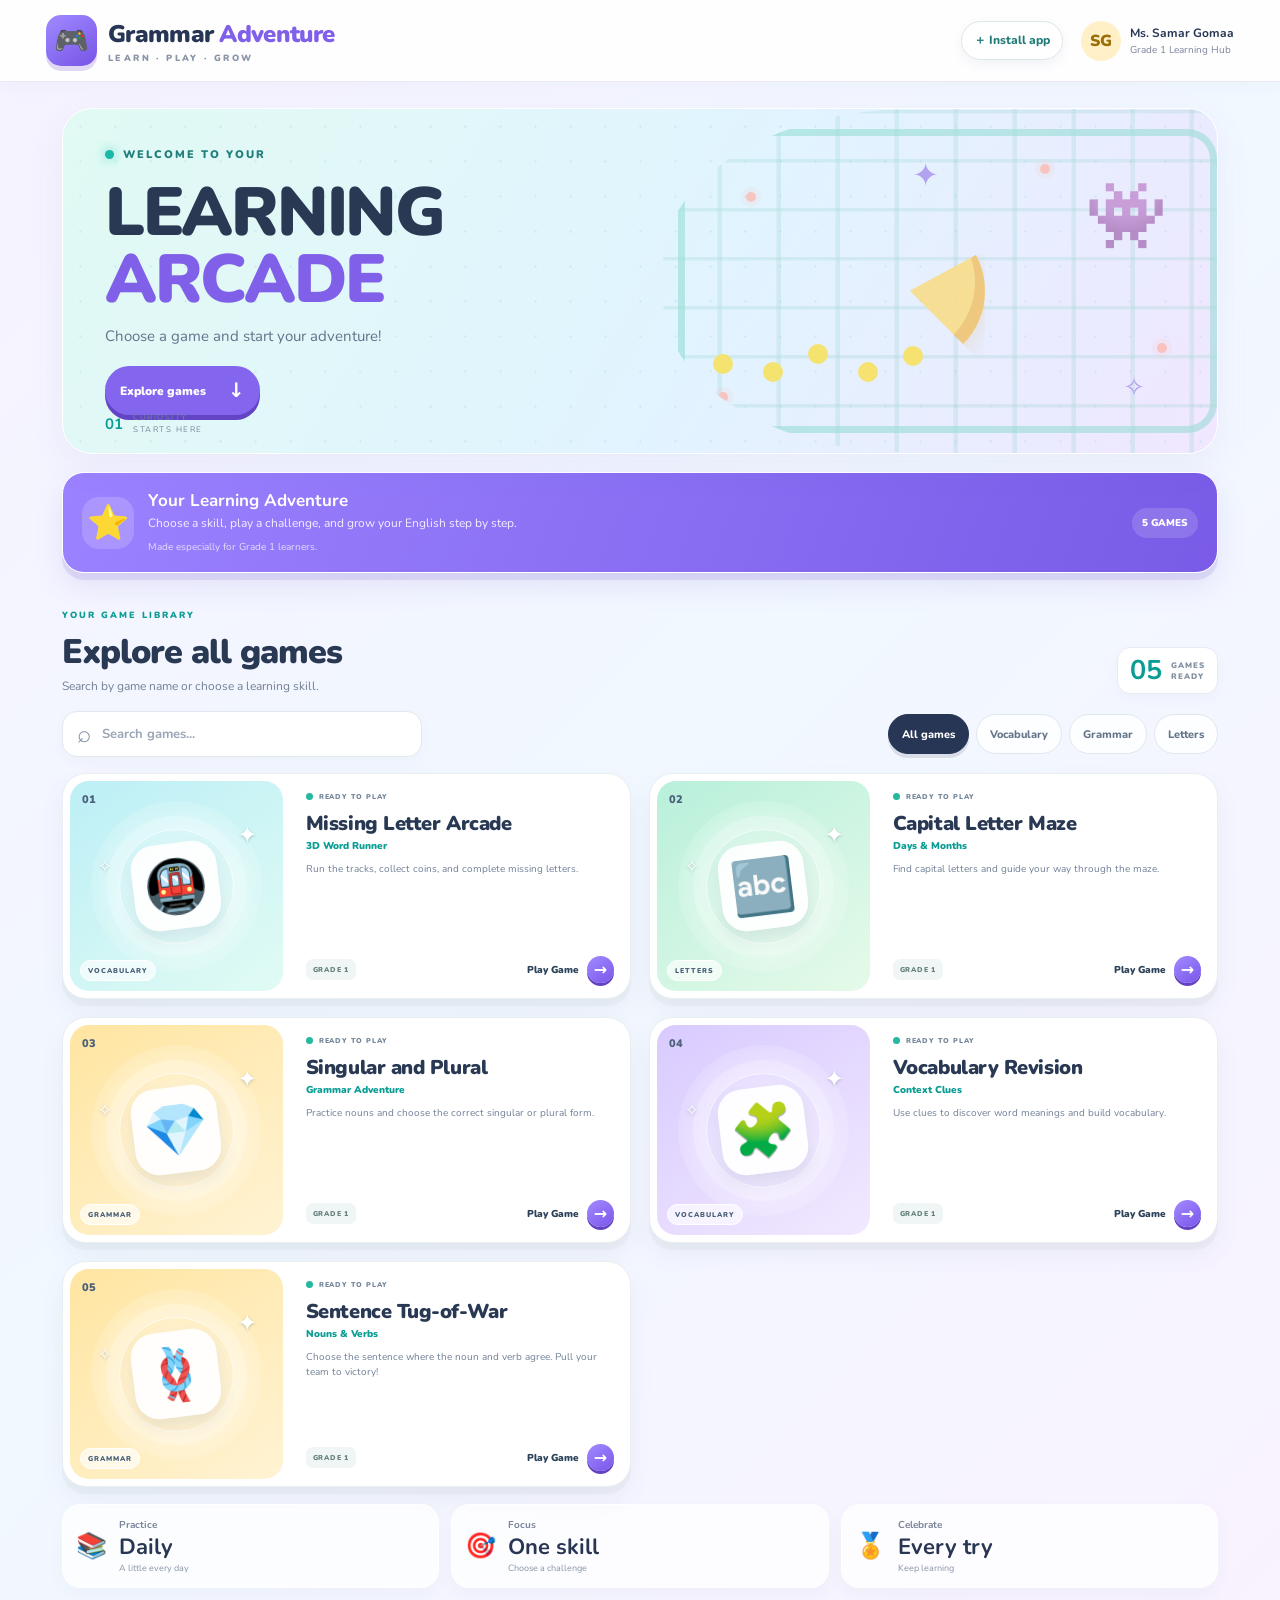
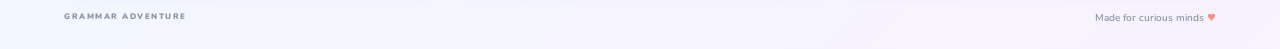
<file: index.html>
<!doctype html>
<html lang="en">
<head>
<meta charset="utf-8"><meta name="viewport" content="width=device-width,initial-scale=1">
<title>Grammar Adventure | Learning Arcade</title><link rel="stylesheet" href="platform.css"><link rel="manifest" href="manifest.json"><link rel="icon" href="icon.svg">
<meta name="theme-color" content="#e0f8f1"><meta name="mobile-web-app-capable" content="yes"><meta name="apple-mobile-web-app-capable" content="yes"><meta name="apple-mobile-web-app-status-bar-style" content="black-translucent"><meta name="apple-mobile-web-app-title" content="Grammar Adventure">
</head>
<body>
<header class="site-header">
 <a class="brand" href="./"><span class="brand-gamepad">🎮</span><span class="brand-text"><strong>Grammar <em>Adventure</em></strong><small>LEARN · PLAY · GROW</small></span></a>
 <div class="header-right"><button id="installBtn" class="install-btn">＋ Install app</button><div class="teacher"><span class="teacher-avatar">SG</span><span><b>Ms. Samar Gomaa</b><small>Grade 1 Learning Hub</small></span></div></div>
</header>
<main class="page">
 <section class="hero">
  <div class="hero-copy"><span class="hero-kicker"><i></i> WELCOME TO YOUR</span><h1>LEARNING<br><span>ARCADE</span></h1><p>Choose a game and start your adventure!</p><a href="#games" class="hero-cta">Explore games <b>↓</b></a></div>
  <div class="arcade-art" aria-hidden="true"><div class="maze-lines"></div><span class="pixel-dot d1"></span><span class="pixel-dot d2"></span><span class="pixel-dot d3"></span><span class="pixel-dot d4"></span><span class="hero-ghost">👾</span><div class="pacman"></div><span class="hero-star">✦</span><span class="hero-star s2">✧</span><div class="hero-orb"></div></div>
  <div class="hero-bottom"><b>01</b><span>CURIOSITY<br>STARTS HERE</span></div>
 </section>
 <section class="daily-card" aria-label="Learning hub welcome"><div class="daily-star">⭐</div><div><b>Your Learning Adventure</b><p>Choose a skill, play a challenge, and grow your English step by step.</p><small>Made especially for Grade 1 learners.</small></div><span class="daily-count">5 GAMES</span></section>
 <section id="games" class="games-section">
  <div class="section-heading"><div><span class="section-kicker">YOUR GAME LIBRARY</span><h2>Explore all games</h2><p>Search by game name or choose a learning skill.</p></div><div class="count-box"><b id="totalGames">05</b><span>GAMES<br>READY</span></div></div>
  <div class="game-tools"><label class="game-search"><span aria-hidden="true">⌕</span><input id="gameSearch" type="search" placeholder="Search games..." aria-label="Search games"></label><div class="game-filters" role="group" aria-label="Filter games"><button class="filter-chip active" data-filter="all" aria-pressed="true">All games</button><button class="filter-chip" data-filter="VOCABULARY" aria-pressed="false">Vocabulary</button><button class="filter-chip" data-filter="GRAMMAR" aria-pressed="false">Grammar</button><button class="filter-chip" data-filter="LETTERS" aria-pressed="false">Letters</button></div></div>
  <div id="gamesGrid" class="games-grid" aria-live="polite"></div><p id="noGames" class="no-games" hidden>No games match your search. Try another word or skill.</p>
 </section>
 <section id="progress" class="progress-strip" aria-label="Learning tips"><div><span>📚</span><b>Practice</b><strong>Daily</strong><small>A little every day</small></div><div><span>🎯</span><b>Focus</b><strong>One skill</strong><small>Choose a challenge</small></div><div><span>🏅</span><b>Celebrate</b><strong>Every try</strong><small>Keep learning</small></div></section>
 <footer><span>GRAMMAR ADVENTURE</span><span>Made for curious minds <b>♥</b></span></footer>
</main>
<nav class="mobile-nav" aria-label="Main navigation"><a class="active" href="./"><span>⌂</span><small>Home</small></a><a href="#games"><span>📘</span><small>Learn</small></a><a href="#games"><span>🎮</span><small>Games</small></a><a href="#progress"><span>⭐</span><small>Rewards</small></a><a href="#progress"><span>💡</span><small>Tips</small></a></nav>
<div id="installHelp" class="install-help" hidden><div class="install-card"><button id="closeInstall" class="close-install">×</button><div class="install-icon">🎮</div><h3>Take your games anywhere</h3><p>Add Grammar Adventure to your home screen for quick access.</p><div><b>iPhone / iPad</b><span>Open in Safari → Share ↗ → Add to Home Screen → Add.</span></div><div><b>Android</b><span>Open in Chrome, tap ⋮, then choose Install app or Add to Home screen.</span></div><div><b>Computer</b><span>Use the install icon in Chrome or Edge, if available.</span></div></div></div>
<script>
const games=[{title:'Missing Letter Arcade',subtitle:'3D Word Runner',description:'Run the tracks, collect coins, and complete missing letters.',tag:'VOCABULARY',icon:'🚇',theme:'blue',number:'01',href:'games/missing-letter-arcade/'},{title:'Capital Letter Maze',subtitle:'Days & Months',description:'Find capital letters and guide your way through the maze.',tag:'LETTERS',icon:'🔤',theme:'mint',number:'02',href:'games/capital-letter-maze/'},{title:'Singular and Plural',subtitle:'Grammar Adventure',description:'Practice nouns and choose the correct singular or plural form.',tag:'GRAMMAR',icon:'💎',theme:'orange',number:'03',href:'games/noun-jewel-heist/'},{title:'Vocabulary Revision',subtitle:'Context Clues',description:'Use clues to discover word meanings and build vocabulary.',tag:'VOCABULARY',icon:'🧩',theme:'violet',number:'04',href:'games/vocabulary-revision/'},{title:'Sentence Tug-of-War',subtitle:'Nouns & Verbs',description:'Choose the sentence where the noun and verb agree. Pull your team to victory!',tag:'GRAMMAR',icon:'🪢',theme:'orange',number:'05',href:'games/sentence-tug-of-war/'}];
const grid=document.getElementById('gamesGrid');let activeFilter='all';
function renderGames(){const input=document.getElementById('gameSearch');const term=(input?input.value:'').trim().toLowerCase();const shown=games.filter(function(item){return(activeFilter==='all'||item.tag===activeFilter)&&[item.title,item.subtitle,item.description,item.tag].some(function(value){return value.toLowerCase().includes(term)})});grid.innerHTML=shown.map(function(item){return '<a class="game-card '+item.theme+'" href="'+item.href+'"><div class="card-art"><span class="card-number">'+item.number+'</span><span class="card-tag">'+item.tag+'</span><div class="art-orbit"></div><div class="art-emoji">'+item.icon+'</div><span class="art-spark spark-one">✦</span><span class="art-spark spark-two">✧</span></div><div class="card-info"><span class="card-ready"><i></i> READY TO PLAY</span><h3>'+item.title+'</h3><p class="card-subtitle">'+item.subtitle+'</p><p class="card-description">'+item.description+'</p><div class="card-bottom"><span class="grade-pill">GRADE 1</span><span class="play-pill">Play Game <b>→</b></span></div></div></a>'}).join('');document.getElementById('totalGames').textContent=String(shown.length).padStart(2,'0');const empty=document.getElementById('noGames');if(empty)empty.hidden=shown.length>0}
document.querySelectorAll('[data-filter]').forEach(function(button){button.addEventListener('click',function(){activeFilter=button.dataset.filter;document.querySelectorAll('[data-filter]').forEach(function(other){const on=other===button;other.classList.toggle('active',on);other.setAttribute('aria-pressed',String(on))});renderGames()})});const search=document.getElementById('gameSearch');if(search)search.addEventListener('input',renderGames);renderGames();
if('serviceWorker' in navigator)window.addEventListener('load',()=>navigator.serviceWorker.register('./sw.js?v=5').catch(()=>{}));
const installBtn=document.getElementById('installBtn'),installHelp=document.getElementById('installHelp'),closeInstall=document.getElementById('closeInstall');let deferredPrompt=null;
window.addEventListener('beforeinstallprompt',e=>{e.preventDefault();deferredPrompt=e;});
installBtn.addEventListener('click',async()=>{if(deferredPrompt){deferredPrompt.prompt();await deferredPrompt.userChoice;deferredPrompt=null;}else installHelp.hidden=false;});
closeInstall.addEventListener('click',()=>installHelp.hidden=true);installHelp.addEventListener('click',e=>{if(e.target===installHelp)installHelp.hidden=true;});
</script>
</body></html>
</file>
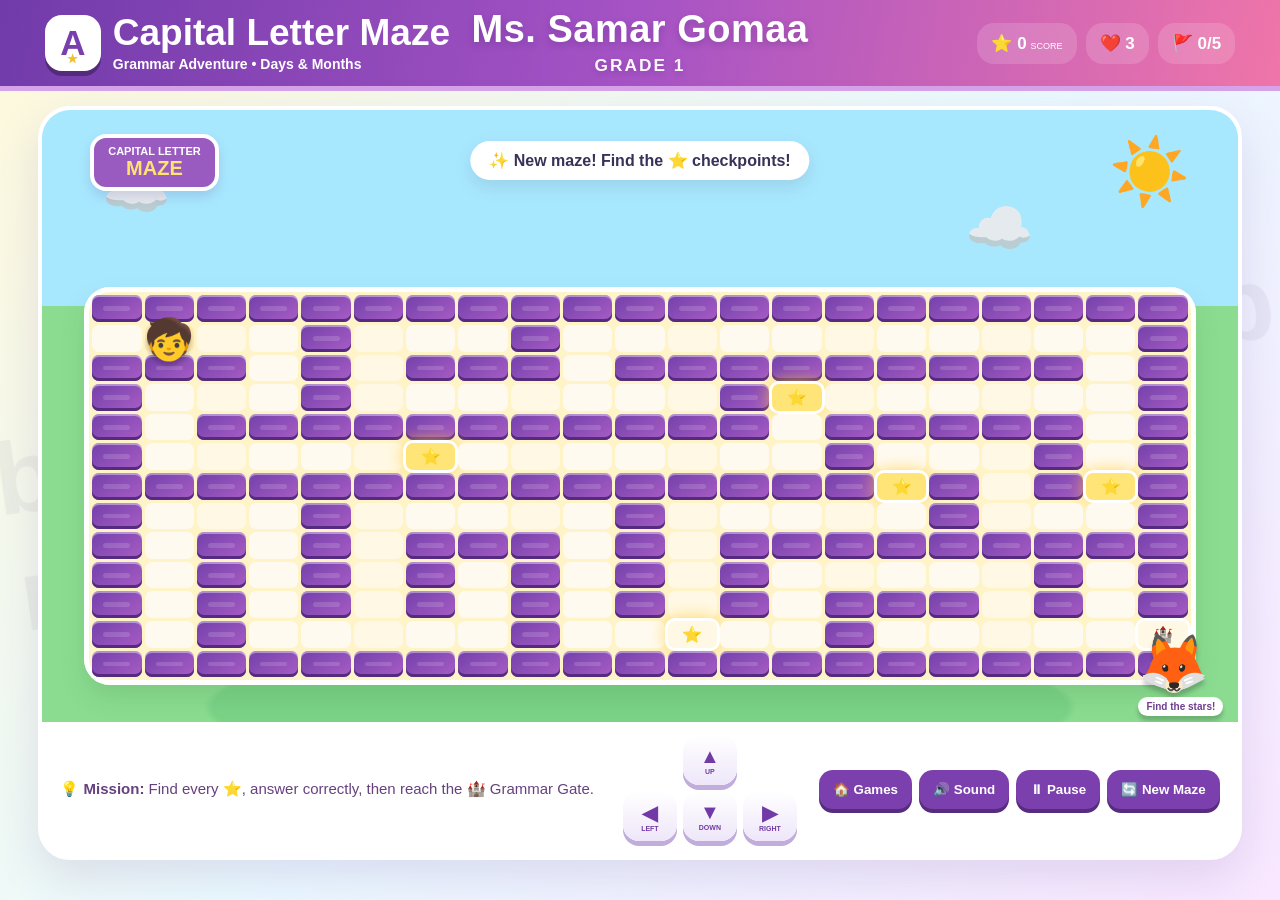
<file: games/capital-letter-maze/index.html>
<!doctype html>
<html lang="en">
<head>
<meta charset="utf-8"><meta name="viewport" content="width=device-width,initial-scale=1">
<title>Capital Letter Maze — Grammar Adventure</title>
<link rel="stylesheet" href="../../style.css">
<link rel="manifest" href="../../manifest.json"><meta name="theme-color" content="#713baa"><meta name="apple-mobile-web-app-capable" content="yes"><meta name="apple-mobile-web-app-title" content="Grammar Adventure">
</head>
<body>
<div class="letter-bg" aria-hidden="true">A b C d E f G h I j K l M n O p Q r S t U v W x Y z</div>
<header class="top">
  <div class="brand"><a href="../../" aria-label="Back to games" style="text-decoration:none"><div class="badge">A<span>★</span></div></a><div><h1>Capital Letter Maze</h1><p>Grammar Adventure • Days &amp; Months</p></div></div>
  <div class="teacher-title"><div class="teacher-name">Ms. Samar Gomaa</div><div class="teacher-grade">Grade 1</div></div>
  <div class="hud"><div>⭐ <b id="score">0</b><small>SCORE</small></div><div>❤️ <b id="lives">3</b></div><div>🚩 <b id="checkpointCount">0/5</b></div></div>
</header>
<main><section class="game-shell">
  <div class="scene"><div class="sky-decor">☁️</div><div class="sky-decor cloud2">☁️</div><div class="sun">☀️</div><div class="sign">CAPITAL LETTER<br><span>MAZE</span></div><div id="message" class="message">Explore the maze and find all ⭐ checkpoints!</div><div id="maze" class="maze"></div><div id="player" class="player">🧒</div><div class="guide">🦊<span>Find the stars!</span></div></div>
  <div class="bottom"><div class="hint">💡 <b>Mission:</b> Find every ⭐, answer correctly, then reach the 🏰 Grammar Gate.</div><div class="dpad"><button class="move up" data-dir="up">▲<small>UP</small></button><button class="move left" data-dir="left">◀<small>LEFT</small></button><button class="move down" data-dir="down">▼<small>DOWN</small></button><button class="move right" data-dir="right">▶<small>RIGHT</small></button></div><div class="actions"><a href="../../" style="text-decoration:none"><button type="button">🏠 Games</button></a><button id="sound">🔊 Sound</button><button id="pause">⏸ Pause</button><button id="restart">🔄 New Maze</button></div></div>
</section></main>
<div id="questionModal" class="modal hidden"><div class="question-card"><div class="q-star">⭐</div><div class="q-label">GRAMMAR CHECKPOINT</div><h2 id="questionText"></h2><div id="answers" class="answers"></div><div id="feedback"></div></div></div>
<div id="winModal" class="modal hidden"><div class="win-card"><div class="confetti">🎉</div><div class="trophy">🏆</div><h2>MISSION COMPLETE!</h2><p>You mastered capital letters!</p><div class="final-score">⭐ <span id="finalScore">0</span> points</div><div class="stars">⭐⭐⭐⭐⭐</div><button id="again">PLAY A NEW MAZE</button><a href="../../" style="display:block;margin-top:12px;color:#7b40ad;font-weight:900">🏠 Back to Games</a></div></div>
<script src="../../script.js"></script>
<script>if('serviceWorker' in navigator){window.addEventListener('load',()=>navigator.serviceWorker.register('../../sw.js').catch(()=>{}));}</script>
</body></html>
</file>
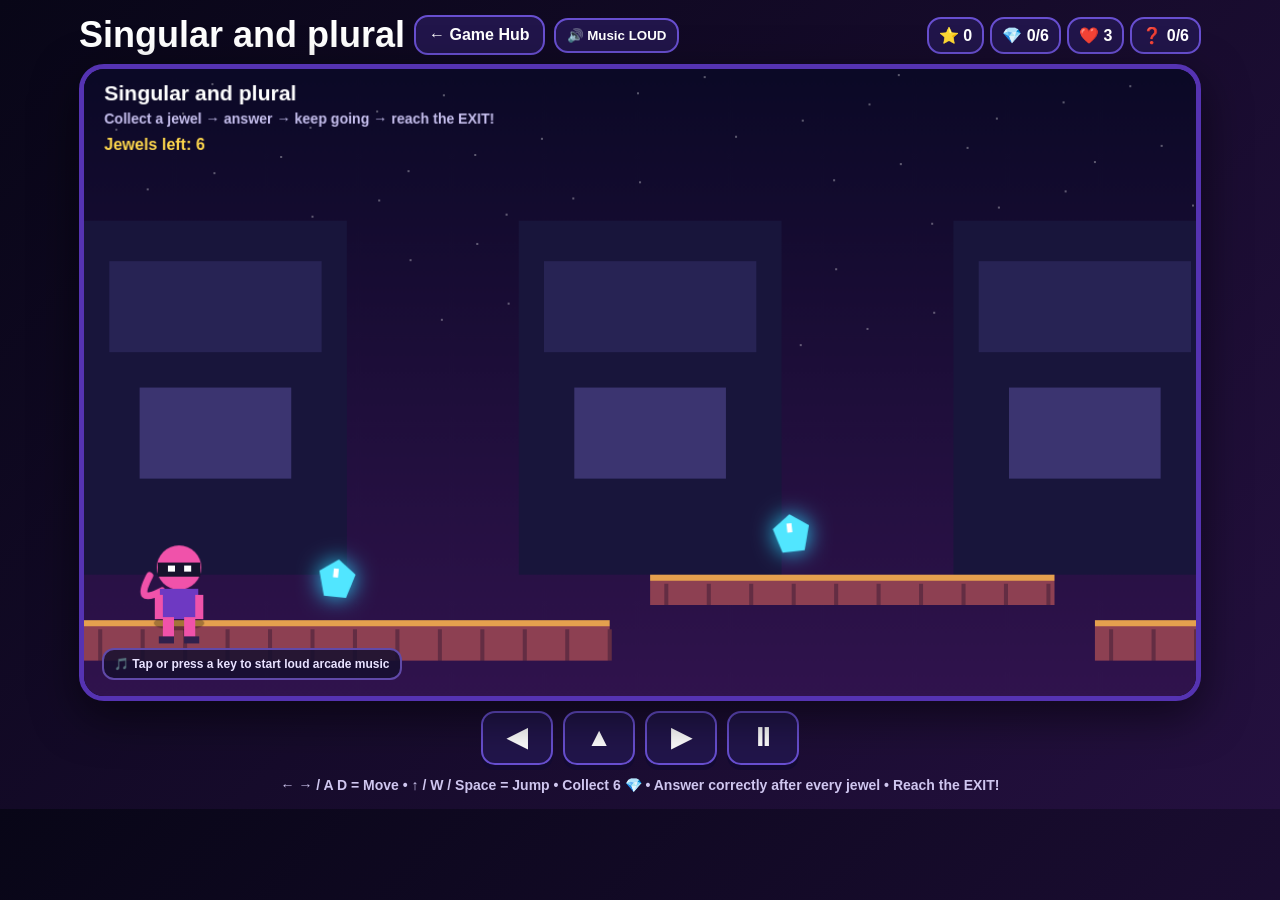
<file: games/noun-jewel-heist/index.html>
<!doctype html>
<html lang="en">
<head>
<meta charset="utf-8">
<meta name="viewport" content="width=device-width,initial-scale=1">
<title>Singular and plural</title>
<style>
*{box-sizing:border-box}body{margin:0;background:linear-gradient(135deg,#080617,#24103f);color:#fff;font-family:"Trebuchet MS",Arial,sans-serif}main{width:min(1150px,100%);margin:auto;padding:10px}.top{display:flex;align-items:center;gap:9px;flex-wrap:wrap}.title{font-size:clamp(22px,4vw,36px);font-weight:900}.title span{color:#69eaff}.back,.stat,.ctrl,.soundBtn{background:#21154a;border:2px solid #684fd0;color:#fff;border-radius:14px;font-weight:900}.back{padding:9px 13px;text-decoration:none}.stats{margin-left:auto;display:flex;gap:6px;flex-wrap:wrap}.stat{padding:7px 10px}.soundBtn{padding:8px 11px;cursor:pointer}.box{position:relative;margin-top:8px;border:5px solid #5533b2;border-radius:25px;overflow:hidden;background:#100923;box-shadow:0 15px 45px #0008}.box canvas{display:block;width:100%;height:auto;touch-action:none}.controls{display:flex;justify-content:center;gap:10px;padding:10px}.ctrl{width:72px;height:54px;font-size:26px;box-shadow:0 5px #140b32;touch-action:none;cursor:pointer}.ctrl:active{transform:translateY(4px);box-shadow:0 1px #140b32}.help{text-align:center;color:#cfc6ef;font-size:14px;font-weight:800;margin:2px 0}.modal{position:absolute;inset:0;display:none;align-items:center;justify-content:center;background:#05030ddd;padding:15px}.modal.show{display:flex}.card{width:min(640px,94%);background:#fff;color:#211c48;border:5px solid #69eaff;border-radius:25px;padding:24px;text-align:center;box-shadow:0 15px 40px #0008}.card h2{margin:0 0 8px;color:#7225a4}.word{font-size:clamp(42px,9vw,70px);font-weight:900;color:#172080;margin:16px}.answers{display:grid;grid-template-columns:1fr 1fr;gap:12px}.answer,.restart{border:0;border-radius:16px;padding:15px;font-size:20px;font-weight:900;color:#fff;cursor:pointer}.answer:first-child{background:#277de5;box-shadow:0 5px #174f9d}.answer:last-child{background:#28b95c;box-shadow:0 5px #167d3e}.answer:active,.restart:active{transform:translateY(3px)}.feedback{min-height:28px;margin-top:12px;font-weight:900}.restart{background:#7a40b2}.small{font-weight:800;color:#665f7e}.hint{background:#f1eaff;border-radius:12px;padding:9px;margin:10px 0;font-weight:800;color:#5d3987}.soundHint{position:absolute;left:18px;bottom:16px;background:#17102fdd;border:2px solid #6049a8;border-radius:12px;padding:7px 10px;font-size:12px;font-weight:900;color:#e9e2ff;pointer-events:none}@media(max-width:600px){main{padding:6px}.stats{width:100%;margin-left:0}.stat{font-size:12px}.ctrl{width:64px;height:50px}.help{font-size:12px}.soundHint{font-size:10px}}
</style>
<link rel="manifest" href="../../manifest.json"><meta name="theme-color" content="#713baa"><meta name="apple-mobile-web-app-capable" content="yes"><meta name="apple-mobile-web-app-title" content="Grammar Adventure">
<style>
/* Responsive layout for phones and tablets */
html,body{width:100%;overflow-x:hidden}
main{width:min(1150px,100%);padding:clamp(6px,1.5vw,14px)}
.box{width:100%}
.box canvas{width:100%;height:auto;aspect-ratio:1100/620;max-height:calc(100vh - 170px);object-fit:contain}
.controls{flex-wrap:wrap}
@media(max-width:600px){
  body{background:linear-gradient(180deg,#09051a 0,#1d0d36 55%,#0b0619 100%)}
  main{padding:5px 6px 10px}
  .top{display:grid;grid-template-columns:1fr auto;gap:5px}
  .title{font-size:21px;line-height:1.05}
  .back{grid-column:1/-1;order:3;padding:7px 9px;font-size:12px;text-align:left}
  .soundBtn{grid-column:1/-1;width:100%;padding:7px;font-size:12px}
  .stats{grid-column:1/-1;display:grid;grid-template-columns:repeat(4,1fr);width:100%;gap:4px;margin:0}
  .stat{padding:6px 3px;font-size:11px;text-align:center;white-space:nowrap}
  .box{margin-top:5px;border-width:3px;border-radius:18px}
  .box canvas{max-height:none}
  .controls{gap:7px;padding:8px 2px}
  .ctrl{flex:1;min-width:56px;max-width:86px;height:48px;border-radius:13px;font-size:22px}
  .help{font-size:10px;line-height:1.35;margin:2px 5px}
  .soundHint{left:8px;right:8px;bottom:8px;text-align:center;font-size:10px}
  /* Questions must escape the game canvas on phones. */
  .modal{position:fixed;inset:0;padding:12px;z-index:1000;overflow-y:auto;background:rgba(5,2,18,.88)}
  .card{width:min(94vw,520px);max-height:calc(100vh - 24px);overflow:auto;padding:18px 12px;border-width:3px;border-radius:18px}
  .card h2{font-size:20px}
  .word{font-size:clamp(38px,13vw,58px);margin:10px}
  .answers{grid-template-columns:1fr;gap:8px}
  .answer,.restart{padding:12px 10px;font-size:17px;min-height:50px}
  .hint{font-size:12px;line-height:1.35}
}
@media(min-width:601px) and (max-width:900px){
  .box canvas{max-height:calc(100vh - 180px)}
  .controls{padding:8px}
}
</style>
</head>
<body>
<main>
<header class="top"><div class="title">Singular and plural</div><a class="back" href="../../">← Game Hub</a><button class="soundBtn" id="soundBtn" type="button">🔊 Music LOUD</button><div class="stats"><div class="stat">⭐ <b id="score">0</b></div><div class="stat">💎 <b id="jewels">0</b>/6</div><div class="stat">❤️ <b id="lives">3</b></div><div class="stat">❓ <b id="answered">0</b>/6</div></div></header>
<section class="box"><canvas id="game" width="1100" height="620"></canvas><div class="soundHint" id="soundHint">🎵 Tap or press a key to start loud arcade music</div>
<div class="modal" id="question"><div class="card"><h2>💎 JEWEL UNLOCKED!</h2><div class="hint">Answer correctly to unlock your jewel and continue the game.</div><div>Is this noun <b>singular</b> or <b>plural</b>?</div><div class="word" id="word">cats</div><div class="answers"><button class="answer" data-a="singular" type="button">Singular</button><button class="answer" data-a="plural" type="button">Plural</button></div><div class="feedback" id="feedback"></div></div></div>
<div class="modal" id="pause"><div class="card"><h2>⏸ PAUSED</h2><p class="small">Ready? Continue the treasure hunt!</p><button class="restart" id="resume" type="button">▶ Resume</button></div></div>
<div class="modal" id="end"><div class="card"><h2 id="endTitle">🏆 HEIST COMPLETE!</h2><p class="small" id="endText"></p><button class="restart" id="again" type="button">🔄 Play Again</button></div></div>
</section>
<div class="controls"><button class="ctrl" data-k="left" type="button">◀</button><button class="ctrl" data-k="jump" type="button">▲</button><button class="ctrl" data-k="right" type="button">▶</button><button class="ctrl" id="pauseBtn" type="button">⏸</button></div>
<p class="help">← → / A D = Move • ↑ / W / Space = Jump • Collect 6 💎 • Answer correctly after every jewel • Reach the EXIT!</p>
</main>
<script>
(function(){'use strict';
const c=document.getElementById('game'),x=c.getContext('2d'),W=1100,H=620;
const qs=[['cat','singular'],['cats','plural'],['map','singular'],['bins','plural'],['door','singular'],['pots','plural'],['day','singular'],['foxes','plural'],['hat','singular'],['dots','plural'],['book','singular'],['books','plural'],['car','singular'],['cars','plural'],['box','singular'],['boxes','plural'],['tree','singular'],['trees','plural']];
let score=0,jewels=0,lives=3,answered=0,qi=0,paused=false,ended=false,asking=false,cam=0,musicOn=true,audio=null,musicTimer=null,lastStepX=70,keys={left:false,right:false};let p,plats,gems;
const el=id=>document.getElementById(id);
function stats(){el('score').textContent=score;el('jewels').textContent=jewels;el('lives').textContent=lives;el('answered').textContent=answered}
function hide(){document.querySelectorAll('.modal').forEach(m=>m.classList.remove('show'))}
function build(){p={x:70,y:470,w:48,h:68,vy:0,on:false,face:1,walk:0};plats=[{x:0,y:545,w:520,h:40},{x:560,y:500,w:400,h:30},{x:1000,y:545,w:500,h:40},{x:1540,y:475,w:360,h:30},{x:1940,y:545,w:470,h:40},{x:2450,y:470,w:400,h:30},{x:2890,y:545,w:500,h:40}];const spots=[{x:250,y:505},{x:700,y:460},{x:1190,y:505},{x:1680,y:435},{x:2110,y:505},{x:2600,y:430}];gems=spots.map((g,i)=>({x:g.x,y:g.y,got:false,id:i+1}))}
function reset(){score=0;jewels=0;lives=3;answered=0;qi=0;paused=false;ended=false;asking=false;cam=0;hide();build();stats();lastStepX=p.x}
function hit(a,b){return a.x<b.x+b.w&&a.x+a.w>b.x&&a.y<b.y+b.h&&a.y+a.h>b.y}
function initAudio(){if(audio){if(audio.state==='suspended')audio.resume();return}try{audio=new (window.AudioContext||window.webkitAudioContext)();audio.resume();}catch(e){audio=null;return}el('soundHint').style.display='none';if(musicOn)startMusic()}
function tone(freq,dur,type='square',gain=.06,delay=0){if(!audio||!musicOn)return;const o=audio.createOscillator(),g=audio.createGain();o.type=type;o.frequency.value=freq;g.gain.setValueAtTime(.0001,audio.currentTime+delay);g.gain.exponentialRampToValueAtTime(gain,audio.currentTime+delay+.008);g.gain.exponentialRampToValueAtTime(.0001,audio.currentTime+delay+dur);o.connect(g);g.connect(audio.destination);o.start(audio.currentTime+delay);o.stop(audio.currentTime+delay+dur+.03)}
function stepSound(){tone(190,.07,'square',.075);tone(125,.09,'triangle',.05,.055)}
function jumpSound(){tone(330,.08,'square',.065);tone(520,.12,'square',.05,.07)}
function gemSound(){tone(660,.09,'triangle',.09);tone(880,.13,'triangle',.07,.09);tone(1040,.16,'sine',.055,.2)}
function correctSound(){tone(523,.09,'square',.08);tone(659,.09,'square',.07,.1);tone(784,.16,'square',.07,.2)}
function wrongSound(){tone(180,.16,'sawtooth',.075);tone(120,.18,'sawtooth',.055,.14)}
function winSound(){[523,659,784,1047].forEach((f,i)=>tone(f,.18,'triangle',.09,i*.12))}
function startMusic(){if(!audio||!musicOn||musicTimer)return;let beat=0;const melody=[262,330,392,330,294,349,440,349];musicTimer=setInterval(()=>{if(!audio||!musicOn||paused||ended)return;tone(melody[beat%melody.length],.19,'square',.052);if(beat%2===0)tone(131,.15,'triangle',.035);if(beat%4===3)tone(196,.07,'square',.025,.06);beat++},260)}
function stopMusic(){if(musicTimer){clearInterval(musicTimer);musicTimer=null}}
function toggleSound(){musicOn=!musicOn;el('soundBtn').textContent=musicOn?'🔊 Music LOUD':'🔇 Sound OFF';if(musicOn){initAudio();if(audio)startMusic()}else stopMusic()}
function jump(){initAudio();if(!paused&&!ended&&!asking&&p.on){p.vy=-13;p.on=false;jumpSound()}}
function ask(){if(asking||ended)return;asking=true;paused=true;keys.left=false;keys.right=false;const q=qs[qi++%qs.length];el('word').textContent=q[0];el('question').dataset.answer=q[1];el('feedback').textContent='';el('question').classList.add('show');tone(740,.12,'sine',.065);tone(980,.14,'sine',.055,.13)}
function answer(v){if(!asking)return;const ok=v===el('question').dataset.answer;if(ok){score+=60;answered++;correctSound();el('feedback').textContent='🎉 Correct! +60 points — Keep going!';el('feedback').style.color='#168d49';setTimeout(()=>{el('question').classList.remove('show');asking=false;paused=false;stats()},650)}else{lives--;wrongSound();stats();el('feedback').textContent=lives>0?'❌ Not quite. Try the same question again! -1 ❤️':'❌ No lives left. Start again!';el('feedback').style.color='#d43b61';if(lives<=0){setTimeout(()=>finish(false),900)}else{setTimeout(()=>{el('feedback').textContent='💡 Choose the correct answer to unlock the jewel.';},700)}}}
function finish(win){ended=true;paused=true;hide();if(win)winSound();el('endTitle').textContent=win?'🏆 HEIST COMPLETE!':'💗 NICE TRY!';el('endText').textContent=win?'Amazing! You collected all 6 jewels, answered all 6 questions, and escaped through the EXIT! Final score: '+score+' ⭐':'You found '+jewels+' jewels and answered '+answered+' questions. Try again!';el('end').classList.add('show')}
function update(){if(paused||ended||asking)return;const speed=4.8;const dx=(keys.right?speed:0)-(keys.left?speed:0);p.x+=dx;if(dx){p.face=dx>0?1:-1;if(Math.abs(p.x-lastStepX)>=48){stepSound();lastStepX=p.x}}p.x=Math.max(0,Math.min(3340,p.x));p.vy+=.62;const old=p.y;p.y+=p.vy;p.on=false;for(const q of plats){if(p.x+p.w>q.x&&p.x<q.x+q.w&&old+p.h<=q.y&&p.y+p.h>=q.y&&p.vy>=0){p.y=q.y-p.h;p.vy=0;p.on=true}}if(p.y>H+100){p.y=400;p.vy=0;p.x=Math.max(30,p.x-180);lastStepX=p.x}for(const g of gems){if(!g.got&&hit(p,{x:g.x-18,y:g.y-18,w:36,h:36})){g.got=true;jewels++;score+=20;gemSound();stats();ask();return}}if(jewels===6&&answered===6&&p.x>3190&&p.x<3340){finish(true);return}cam+=(Math.max(0,Math.min(2290,p.x-330))-cam)*.12;p.walk+=Math.abs(dx)*.18}
function diamond(g){const X=g.x-cam,Y=g.y;x.save();x.translate(X,Y);x.rotate(Math.sin(performance.now()/500+g.x)*.12);x.shadowBlur=22;x.shadowColor='#29d9ff';x.fillStyle='#51e6ff';x.beginPath();x.moveTo(0,-20);x.lineTo(18,-7);x.lineTo(11,17);x.lineTo(-11,17);x.lineTo(-18,-7);x.closePath();x.fill();x.shadowBlur=0;x.fillStyle='#fff';x.fillRect(-4,-11,5,9);x.restore()}
function player(){const X=p.x-cam,Y=p.y,R=Math.sin(p.walk)*4;x.save();x.translate(X+24,Y+34);x.scale(p.face,1);x.fillStyle='rgba(0,0,0,.28)';x.beginPath();x.ellipse(0,37,25,7,0,0,Math.PI*2);x.fill();x.strokeStyle='#f052aa';x.lineWidth=7;x.lineCap='round';x.beginPath();x.moveTo(-17,5);x.quadraticCurveTo(-45,20,-29,-10);x.stroke();x.fillStyle='#f052aa';x.beginPath();x.arc(0,-18,22,0,Math.PI*2);x.fill();x.fillStyle='#17132d';x.fillRect(-21,-23,42,14);x.fillStyle='#fff';x.fillRect(-11,-20,7,6);x.fillRect(5,-20,7,6);x.fillStyle='#6e39c2';x.fillRect(-19,3,38,30);x.fillStyle='#f052aa';x.fillRect(-24,9,8,24);x.fillRect(16,9,8,24);x.fillRect(-16,31,11,20+R);x.fillRect(5,31,11,20-R);x.fillStyle='#30204c';x.fillRect(-20,50+R,15,7);x.fillRect(5,50-R,15,7);x.restore()}
function draw(){const bg=x.createLinearGradient(0,0,0,H);bg.addColorStop(0,'#0b0926');bg.addColorStop(1,'#30134d');x.fillStyle=bg;x.fillRect(0,0,W,H);for(let i=0;i<70;i++){x.fillStyle='rgba(255,255,255,.32)';x.fillRect((i*97-cam*.16)%W,(i*43)%310,2,2)}for(let i=0;i<9;i++){let bx=i*430-cam*.35;x.fillStyle='#18153b';x.fillRect(bx,150,260,350);x.fillStyle='#272354';x.fillRect(bx+25,190,210,90);x.fillStyle='#3b3470';x.fillRect(bx+55,315,150,90)}for(const q of plats){x.fillStyle='#8d4052';x.fillRect(q.x-cam,q.y,q.w,q.h);x.fillStyle='#e5a04e';x.fillRect(q.x-cam,q.y,q.w,6);x.fillStyle='#632d43';for(let z=q.x+14;z<q.x+q.w;z+=42)x.fillRect(z-cam,q.y+9,4,q.h-9)}for(const g of gems)if(!g.got)diamond(g);const ex=3250-cam;x.fillStyle='#22d06d';x.fillRect(ex,465,72,80);x.fillStyle='#0c6e40';x.fillRect(ex+10,478,52,67);x.fillStyle='#fff';x.font='900 15px Arial';x.fillText('EXIT',ex+15,455);x.font='28px Arial';x.fillText('🏆',ex+18,505);if(jewels<6){x.fillStyle='#ffd84d';x.font='900 15px Arial';x.fillText('🔒 EXIT',ex-10,570)}else if(answered<6){x.fillStyle='#ffdc58';x.font='900 15px Arial';x.fillText('❓ Answer the last question!',ex-95,570)}else{x.fillStyle='#69ff9a';x.font='900 16px Arial';x.fillText('✨ GO TO EXIT!',ex-55,570)}player();x.fillStyle='#fff';x.font='900 21px Arial';x.fillText('Singular and plural',20,31);x.font='bold 14px Arial';x.fillStyle='#c7c0ef';x.fillText('Collect a jewel → answer → keep going → reach the EXIT!',20,54);x.fillStyle='#ffd84d';x.font='900 16px Arial';x.fillText('Jewels left: '+(6-jewels),20,80)}
function loop(){update();draw();requestAnimationFrame(loop)}
function press(k,on){if(k==='left')keys.left=on;if(k==='right')keys.right=on;if(k==='jump'&&on)jump()}
document.getElementById('soundBtn').addEventListener('click',()=>{initAudio();toggleSound()});document.querySelectorAll('.answer').forEach(b=>b.addEventListener('click',()=>{initAudio();answer(b.dataset.a)}));el('again').onclick=()=>{initAudio();reset()};el('resume').onclick=()=>{paused=false;el('pause').classList.remove('show');if(musicOn)startMusic()};el('pauseBtn').onclick=()=>{if(ended||asking)return;initAudio();paused=!paused;el('pause').classList.toggle('show',paused);if(paused)stopMusic();else startMusic()};document.querySelectorAll('.ctrl[data-k]').forEach(b=>{b.addEventListener('pointerdown',e=>{e.preventDefault();initAudio();press(b.dataset.k,true)});b.addEventListener('pointerup',e=>{e.preventDefault();if(b.dataset.k!=='jump')press(b.dataset.k,false)});b.addEventListener('pointercancel',()=>{if(b.dataset.k!=='jump')press(b.dataset.k,false)});b.addEventListener('pointerleave',()=>{if(b.dataset.k!=='jump')press(b.dataset.k,false)})});document.addEventListener('keydown',e=>{initAudio();const k=e.key.toLowerCase();if(['arrowleft','a'].includes(k)){keys.left=true;e.preventDefault()}if(['arrowright','d'].includes(k)){keys.right=true;e.preventDefault()}if(['arrowup','w',' '].includes(k)){jump();e.preventDefault()}if(k==='p')el('pauseBtn').click()});document.addEventListener('keyup',e=>{const k=e.key.toLowerCase();if(['arrowleft','a'].includes(k))keys.left=false;if(['arrowright','d'].includes(k))keys.right=false});reset();loop();
})();
</script>
<script>if('serviceWorker' in navigator){window.addEventListener('load',()=>navigator.serviceWorker.register('../../sw.js').catch(()=>{}));}</script>
</body>
</html>
</file>
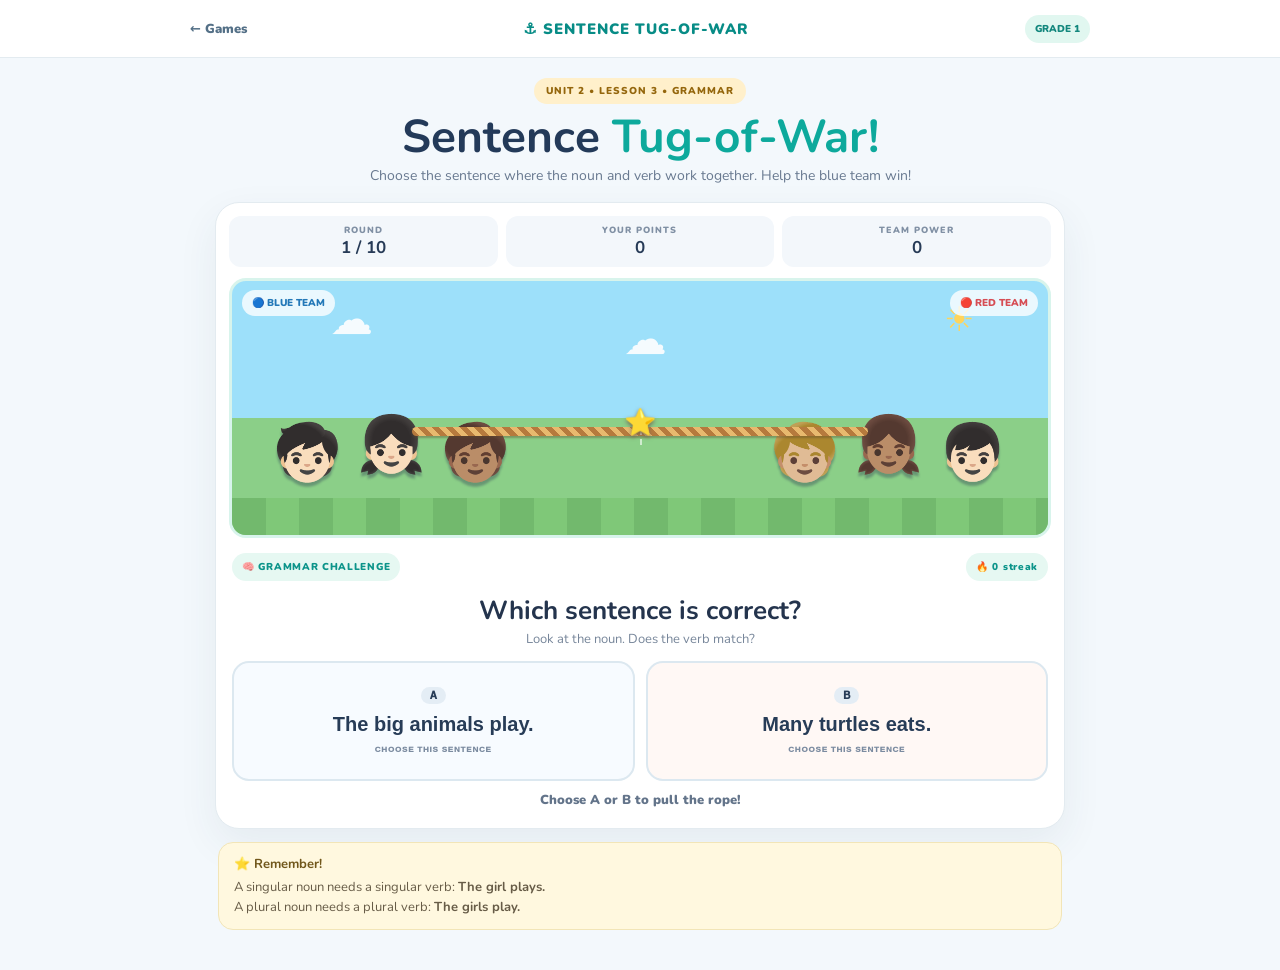
<file: games/sentence-tug-of-war/index.html>
<!doctype html>
<html lang="en"><head><meta charset="utf-8"><meta name="viewport" content="width=device-width,initial-scale=1,maximum-scale=1"><meta name="theme-color" content="#eaf8f5"><title>Sentence Tug-of-War | Grammar Adventure</title><link rel="stylesheet" href="style.css"></head>
<body>
<header class="top"><a href="../../index.html">← Games</a><div class="brand">⚓ SENTENCE TUG-OF-WAR</div><span class="grade">GRADE 1</span></header>
<main class="wrap"><section class="intro"><span class="eyebrow">UNIT 2 • LESSON 3 • GRAMMAR</span><h1>Sentence <em>Tug-of-War!</em></h1><p>Choose the sentence where the noun and verb work together. Help the blue team win!</p></section>
<section class="game">
 <div class="stats"><div><small>ROUND</small><b id="round">1 / 10</b></div><div><small>YOUR POINTS</small><b id="points">0</b></div><div><small>TEAM POWER</small><b id="power">0</b></div></div>
 <section class="arena" aria-label="Tug of war game">
  <div class="sky"><span class="cloud c1">☁</span><span class="cloud c2">☁</span><span class="sun">☀</span></div>
  <div class="team-label left-label">🔵 BLUE TEAM</div><div class="team-label right-label">🔴 RED TEAM</div>
  <div class="players"><div class="team blue"><span class="kid">🧒🏻</span><span class="kid">👧🏻</span><span class="kid">🧒🏽</span></div><div class="team red"><span class="kid">👦🏻</span><span class="kid">👧🏽</span><span class="kid">🧒🏼</span></div></div>
  <div class="rope-area"><div class="rope"></div><div class="marker" id="marker">⭐</div><div class="center-line"></div></div>
  <div class="ground"></div><div class="result-burst" id="burst" aria-live="polite"></div>
 </section>
 <div class="question"><div class="question-top"><span>🧠 GRAMMAR CHALLENGE</span><span id="streak">🔥 0 streak</span></div><h2>Which sentence is correct?</h2><p class="hint" id="hint">Look at the noun. Does the verb match?</p>
  <div class="answers"><button class="answer" id="leftAnswer"><span class="side">A</span><span class="sentence" id="leftText"></span><span class="tap">CHOOSE THIS SENTENCE</span></button><button class="answer" id="rightAnswer"><span class="side">B</span><span class="sentence" id="rightText"></span><span class="tap">CHOOSE THIS SENTENCE</span></button></div>
  <div id="feedback" class="feedback" aria-live="polite">Choose A or B to pull the rope!</div>
  <button id="next" class="next" hidden>Next round →</button>
 </div>
</section>
<section class="learn"><b>⭐ Remember!</b><p>A singular noun needs a singular verb: <strong>The girl plays.</strong><br>A plural noun needs a plural verb: <strong>The girls play.</strong></p></section>
</main>
<div class="modal" id="end" hidden><div class="modal-card"><div class="trophy" id="trophy">🏆</div><h2 id="endTitle">Amazing teamwork!</h2><p id="endText"></p><button id="again">PLAY AGAIN</button><a href="../../index.html">Back to games</a></div></div>
<script src="script.js"></script></body></html>
</file>
<file: platform.css>
@import url('https://fonts.googleapis.com/css2?family=Nunito:wght@400;500;600;700;800;900&display=swap');
:root{--night:#06143b;--night2:#0a225d;--cyan:#00d9ff;--purple:#8d48ff;--ink:#101a3b;--muted:#76809c;--line:#e7eaf5}*{box-sizing:border-box}html{scroll-behavior:smooth}body{margin:0;background:#f5f6fb;color:var(--ink);font-family:Nunito,system-ui,sans-serif}.site-header{min-height:82px;background:#fff;display:flex;align-items:center;justify-content:space-between;padding:12px clamp(16px,5vw,72px);gap:15px;border-bottom:1px solid #e7e9f2}.brand{display:flex;align-items:center;gap:11px;text-decoration:none;color:var(--night)}.brand-gamepad{display:grid;place-items:center;width:51px;height:51px;border-radius:15px;background:linear-gradient(145deg,#183b96,#07163f);font-size:28px;box-shadow:0 7px 15px #06143b22}.brand-text strong{display:block;font-size:clamp(17px,2.3vw,24px);font-weight:900;letter-spacing:-.7px;white-space:nowrap}.brand-text em{font-style:normal;color:#7146f4}.brand-text small{display:block;color:#7c84a1;font-size:9px;letter-spacing:2.4px;font-weight:900;margin-top:2px}.header-right{display:flex;align-items:center;gap:18px}.install-btn{border:1px solid #dfe3f2;border-radius:11px;background:white;padding:10px 12px;color:#27345b;font:800 12px Nunito,sans-serif;cursor:pointer}.teacher{display:flex;align-items:center;gap:9px}.teacher-avatar{width:40px;height:40px;border-radius:50%;background:#e6ddff;color:#5c3bd0;display:grid;place-items:center;font-weight:900}.teacher b,.teacher small{display:block;white-space:nowrap}.teacher b{font-size:12px}.teacher small{font-size:10px;color:#7c849d;margin-top:2px}
.page{max-width:1200px;margin:auto;padding:27px clamp(13px,4vw,42px) 20px}.hero{position:relative;min-height:320px;border-radius:27px;overflow:hidden;background:radial-gradient(ellipse at 78% 52%,#1a3184 0%,transparent 46%),linear-gradient(110deg,#040d2b,#071c51 65%,#11145b);color:white;padding:38px 42px;box-shadow:0 17px 36px #101c4720}.hero:before{content:'';position:absolute;inset:0;background-image:radial-gradient(#72dfff 1px,transparent 1.5px);background-size:35px 35px;opacity:.17;pointer-events:none}.hero-copy{position:relative;z-index:2;max-width:53%}.hero-kicker{display:flex;align-items:center;gap:9px;color:#b8caff;font-size:11px;font-weight:900;letter-spacing:2px}.hero-kicker i{width:9px;height:9px;border-radius:50%;background:#75f0ca;box-shadow:0 0 12px #75f0ca}.hero h1{font-size:clamp(42px,6vw,70px);line-height:.94;letter-spacing:-2px;margin:18px 0 13px;font-weight:900;text-shadow:0 4px 0 #09143a}.hero h1 span{color:#ffdf45;text-shadow:0 3px 0 #a7460d,0 0 22px #ff9b2350}.hero-copy p{font-size:15px;color:#d4e2ff;margin:0 0 20px}.hero-cta{display:inline-flex;align-items:center;gap:22px;text-decoration:none;color:#fff;border:1px solid #7189d2;border-radius:12px;padding:11px 15px;font-size:12px;font-weight:900;background:#ffffff0a}.hero-cta b{font-size:20px;color:#bba6ff}.hero-bottom{position:absolute;z-index:2;bottom:18px;left:42px;display:flex;align-items:center;gap:10px;color:#8f9fcf}.hero-bottom b{color:#b7a5ff;font-size:15px}.hero-bottom span{font-size:8px;letter-spacing:1.5px;line-height:1.45}
.arcade-art{position:absolute;right:1%;top:0;bottom:0;width:49%;overflow:hidden;background:repeating-linear-gradient(0deg,transparent 0 45px,#1748b955 46px 49px),repeating-linear-gradient(90deg,transparent 0 54px,#123f9b77 55px 59px);clip-path:polygon(4% 0,100% 0,100% 100%,0 100%)}.maze-lines{position:absolute;inset:20px 0 20px 15px;border:7px solid #1459e8;border-radius:30px;opacity:.75;filter:drop-shadow(0 0 8px #008cff)}.pacman{position:absolute;width:150px;height:150px;top:31%;left:31%;border-radius:50%;background:#ffdc25;box-shadow:inset -13px -12px 0 #f4a700,0 0 40px #ffcf2b77;clip-path:polygon(50% 50%,100% 23%,100% 0,100% 100%,50% 50%);animation:chomp 1s steps(2) infinite}.pacman:after{content:'';position:absolute;top:25%;left:58%;width:14px;height:24px;border-radius:50%;background:#08143b}.hero-ghost{position:absolute;right:9%;top:18%;font-size:66px;filter:drop-shadow(0 0 13px #f76aff);animation:bob 2s ease-in-out infinite}.hero-orb{position:absolute;left:9%;bottom:23%;width:20px;height:20px;background:#ffdc25;border-radius:50%;box-shadow:50px 8px #ffdc25,95px -10px #ffdc25,145px 8px #ffdc25,190px -8px #ffdc25;filter:drop-shadow(0 0 8px #ffdc25)}.pixel-dot{position:absolute;width:10px;height:10px;border-radius:50%;background:#ffdc25;box-shadow:0 0 12px #ffdc25}.d1{left:15%;top:24%}.d2{left:68%;top:16%}.d3{right:9%;bottom:29%}.d4{left:10%;bottom:15%}.hero-star{position:absolute;top:13%;left:45%;font-size:32px;color:#c9bcff}.s2{top:auto;left:auto;right:13%;bottom:14%;font-size:26px}
.games-section{padding-top:34px}.section-heading{display:flex;align-items:end;justify-content:space-between;gap:14px;margin-bottom:17px}.section-kicker{font-size:9px;letter-spacing:2px;font-weight:900;color:#7048e8}.section-heading h2{font-size:clamp(25px,3.4vw,34px);letter-spacing:-1px;margin:5px 0 3px;font-weight:900}.section-heading p{font-size:12px;color:#7a819a;margin:0}.count-box{display:flex;align-items:center;gap:9px;background:white;border:1px solid #e4e6f2;border-radius:13px;padding:9px 12px}.count-box b{font-size:27px;line-height:1;color:#7650f4}.count-box span{font-size:8px;line-height:1.4;letter-spacing:1px;font-weight:900;color:#858ba4}
.games-grid{display:grid;grid-template-columns:repeat(2,minmax(0,1fr));gap:17px}.game-card{display:grid;grid-template-columns:40% 1fr;min-height:220px;border:2px solid #fff;border-radius:20px;overflow:hidden;background:#fff;color:var(--ink);text-decoration:none;box-shadow:0 8px 24px #0d1b4010;transition:transform .2s,box-shadow .2s}.game-card:hover{transform:translateY(-4px);box-shadow:0 17px 35px #0d1b4020}.card-art{position:relative;display:grid;place-items:center;min-height:220px;overflow:hidden}.blue .card-art{background:linear-gradient(145deg,#164bff,#00cfff)}.mint .card-art{background:linear-gradient(145deg,#00bd9c,#83f2c7)}.orange .card-art{background:linear-gradient(145deg,#ff9b17,#ffdf5b)}.violet .card-art{background:linear-gradient(145deg,#693cff,#d09bff)}.card-art:before{content:'';position:absolute;inset:0;background:radial-gradient(circle at 50% 50%,#ffffff48,transparent 53%)}.card-number{position:absolute;left:12px;top:11px;z-index:2;font-size:11px;color:#fff;font-weight:900}.card-tag{position:absolute;left:10px;bottom:10px;z-index:2;background:#06143b32;border:1px solid #ffffff55;color:#fff;border-radius:7px;padding:5px 7px;font-size:7px;letter-spacing:1px;font-weight:900}.art-orbit{position:absolute;width:115px;height:115px;border:1px solid #ffffff9c;border-radius:50%;box-shadow:0 0 0 13px #ffffff25,0 0 0 28px #ffffff15}.art-emoji{position:relative;z-index:1;width:86px;height:86px;border-radius:26px;background:#ffffffd9;display:grid;place-items:center;font-size:52px;box-shadow:0 12px 22px #08143b30;transform:rotate(-7deg);transition:transform .2s}.game-card:hover .art-emoji{transform:rotate(0) scale(1.07)}.art-spark{position:absolute;color:#fff;font-size:24px;z-index:2}.spark-one{right:12%;top:18%}.spark-two{left:13%;top:35%;font-size:17px}
.card-info{padding:17px 15px 13px;display:flex;flex-direction:column;min-width:0}.card-ready{display:flex;align-items:center;gap:6px;color:#71809c;font-size:7px;font-weight:900;letter-spacing:.8px}.card-ready i{width:7px;height:7px;background:#5de3b3;border-radius:50%}.card-info h3{font-size:clamp(15px,1.7vw,20px);line-height:1.2;letter-spacing:-.45px;margin:11px 0 3px;font-weight:900}.card-subtitle{margin:0;color:#7650ed;font-size:10px;font-weight:900}.card-description{font-size:10px;line-height:1.45;color:#788099;margin:9px 0 12px}.card-bottom{display:flex;align-items:center;justify-content:space-between;gap:6px;margin-top:auto}.grade-pill{background:#eef0f8;color:#6e7591;border-radius:7px;padding:6px 7px;font-size:7px;letter-spacing:.7px;font-weight:900;white-space:nowrap}.play-pill{display:flex;align-items:center;gap:8px;color:#1c2546;font-size:10px;font-weight:900;white-space:nowrap}.play-pill b{width:27px;height:27px;display:grid;place-items:center;border-radius:9px;background:#08173f;color:white;font-size:16px;transition:background .2s}.game-card:hover .play-pill b{background:#7650f4}
footer{display:flex;justify-content:space-between;gap:12px;padding:23px 2px 8px;color:#8b91a9;font-size:8px;font-weight:900;letter-spacing:1.5px}footer span+span{font-size:10px;letter-spacing:0;font-weight:600}footer b{color:#fa779e}
.install-help{position:fixed;inset:0;z-index:20;background:#050c27cc;backdrop-filter:blur(8px);display:grid;place-items:center;padding:18px}.install-help[hidden]{display:none}.install-card{position:relative;width:min(440px,95vw);background:white;border-radius:22px;padding:26px;color:#111a3b}.close-install{position:absolute;right:12px;top:12px;width:33px;height:33px;border:0;border-radius:9px;background:#eef0f8;font-size:22px}.install-icon{font-size:32px}.install-card h3{font-size:23px;margin:12px 0 5px}.install-card p{font-size:12px;color:#7c829b;line-height:1.5}.install-card div:not(.install-icon){display:flex;flex-direction:column;gap:4px;background:#f4f6fb;padding:11px 13px;border-radius:11px;margin-top:9px;font-size:11px;line-height:1.5}
@keyframes chomp{0%,100%{clip-path:polygon(50% 50%,100% 30%,100% 0,100% 100%)}50%{clip-path:polygon(50% 50%,100% 48%,100% 0,100% 100%)}}@keyframes bob{0%,100%{transform:translateY(0)}50%{transform:translateY(-9px)}}
@media(max-width:760px){.site-header{padding:10px 13px;min-height:69px;gap:8px}.brand-gamepad{width:39px;height:39px;font-size:22px;border-radius:12px}.brand-text strong{font-size:15px}.brand-text small{font-size:7px;letter-spacing:1.7px}.header-right{gap:9px}.install-btn{padding:8px 9px;font-size:10px}.teacher{gap:5px}.teacher-avatar{width:30px;height:30px;font-size:10px}.teacher b{font-size:8px}.teacher small{font-size:7px}.page{padding:13px 11px 16px}.hero{min-height:290px;padding:27px 21px;border-radius:20px}.hero-copy{max-width:100%;width:100%}.hero-kicker{font-size:8px;letter-spacing:1.2px}.hero h1{font-size:clamp(39px,10vw,53px);margin:16px 0 10px}.hero-copy p{font-size:11px;max-width:255px;line-height:1.5;margin-bottom:16px}.hero-cta{font-size:10px;padding:9px 11px;gap:15px}.hero-bottom{left:21px;bottom:12px}.hero-bottom b{font-size:11px}.hero-bottom span{font-size:6px}.arcade-art{width:48%;right:-5%;opacity:.58;top:45%;bottom:0}.pacman{width:85px;height:85px;left:29%;top:26%}.hero-ghost{font-size:36px;right:8%;top:16%}.hero-orb{transform:scale(.55);transform-origin:left center;left:4%;bottom:24%}.hero-star{font-size:20px}.s2{font-size:18px}.games-section{padding-top:25px}.section-heading{margin-bottom:12px}.section-kicker{font-size:7px;letter-spacing:1px}.section-heading h2{font-size:24px;margin:5px 0 3px}.section-heading p{font-size:9px}.count-box{padding:6px 7px;gap:6px;border-radius:10px}.count-box b{font-size:21px}.count-box span{font-size:6px}.games-grid{grid-template-columns:1fr;gap:10px}.game-card{grid-template-columns:96px minmax(0,1fr);min-height:146px;border-radius:14px}.card-art{min-height:146px}.card-number{left:8px;top:8px;font-size:8px}.card-tag{left:7px;bottom:7px;font-size:6px;padding:4px 5px}.art-orbit{width:70px;height:70px;box-shadow:0 0 0 8px #ffffff25,0 0 0 17px #ffffff15}.art-emoji{width:56px;height:56px;font-size:34px;border-radius:17px}.art-spark{font-size:15px}.spark-two{font-size:12px}.card-info{padding:10px 10px 9px}.card-ready{font-size:6px;letter-spacing:.4px}.card-ready i{width:5px;height:5px}.card-info h3{font-size:14px;margin:8px 0 3px}.card-subtitle{font-size:9px}.card-description{font-size:9px;line-height:1.35;margin:6px 0 8px}.grade-pill{font-size:6px;padding:5px}.play-pill{font-size:9px;gap:5px}.play-pill b{width:22px;height:22px;border-radius:7px;font-size:13px}footer{padding-top:16px;font-size:6px;letter-spacing:.8px}footer span+span{font-size:8px}}
@media(max-width:390px){.teacher{display:none}.hero{min-height:275px}.hero h1{font-size:39px}.game-card{grid-template-columns:84px minmax(0,1fr)}.card-info h3{font-size:13px}.card-description{font-size:8px}.card-bottom{gap:3px}.play-pill{gap:3px}}
@media(prefers-reduced-motion:reduce){*,*::before,*::after{animation:none!important;transition:none!important;scroll-behavior:auto!important}}

/* Cheerful, clean Learning Arcade home page refresh */
:root{--night:#263654;--night2:#345a76;--cyan:#18b8ad;--purple:#8265e8;--pink:#ff8e85;--cream:#fff8df;--green:#6ed8b1;--ink:#263654;--muted:#6e7c92;--line:#e7edf1}
body{background:radial-gradient(ellipse at 4% 2%,#fff0c7 0,transparent 28rem),radial-gradient(ellipse at 100% 24%,#d9f8ef 0,transparent 30rem),#f7f9fc;color:var(--ink)}
.site-header{background:#ffffffeb;border-bottom:1px solid #e7edf1;box-shadow:0 4px 18px #30445c08}
.brand{color:#263654}.brand-gamepad{background:linear-gradient(145deg,#23c8b8,#119e9c);box-shadow:0 5px 0 #0b827e33}
.brand-text em{color:#0b9d94}.brand-text small{color:#8994a5}
.install-btn{border-color:#dce8e6;background:#f7fffd;color:#237b78}.install-btn:hover{background:#e6faf5}
.teacher-avatar{background:#fff0c8;color:#9b7008}
.page{max-width:1240px;padding-top:26px}
.hero{min-height:330px;border-radius:30px;background:linear-gradient(115deg,#e0f8f1 0%,#d9f4ff 52%,#f1e7ff 100%);color:#263654;box-shadow:0 15px 38px #38506b12;border:1px solid #fff;isolation:isolate}
.hero:before{background-image:radial-gradient(#159c9550 1px,transparent 1.5px);opacity:.28}
.hero-kicker{color:#237f7c}.hero-kicker i{background:#1bb7a9;box-shadow:0 0 12px #52d8c6}
.hero h1{color:#293954;text-shadow:none;letter-spacing:-2.3px}
.hero h1 span{color:#0b9d94;text-shadow:none}
.hero-copy p{color:#61748b}
.hero-cta{background:#fff;color:#267b78;border:1px solid #c8e8e2;box-shadow:0 4px 0 #c7e8e1}
.hero-cta b{color:#ff987f}
.hero-bottom{color:#72869a}.hero-bottom b{color:#0b9d94}
.arcade-art{opacity:.9;background:repeating-linear-gradient(0deg,transparent 0 45px,#8acfc455 46px 49px),repeating-linear-gradient(90deg,transparent 0 54px,#8acfc455 55px 59px);clip-path:none;border-radius:45% 0 0 45%;left:auto;right:0;width:48%}
.maze-lines{border-color:#79d6c5;opacity:.65;filter:none}
.pacman{background:#ffce50;box-shadow:inset -10px -9px 0 #f3b43c,0 10px 20px #d69e3040}
.pacman:after{background:#364a67}
.hero-ghost{filter:none}.hero-orb{filter:none}
.pixel-dot{background:#ffad9f;box-shadow:0 0 0 5px #ffad9f28}
.hero-star{color:#9779e8}
.games-section{padding-top:36px}
.section-kicker{color:#0b9d94}
.section-heading h2{color:#293954}
.section-heading p{color:#718096}
.count-box{border-color:#e6edf0;box-shadow:0 5px 14px #31485f08;background:#fff}
.count-box b{color:#0b9d94}.count-box span{color:#8290a0}
.games-grid{gap:18px}
.game-card{border:1px solid #e9eef1;border-radius:22px;box-shadow:0 8px 25px #344b6010;min-height:226px}
.game-card:hover{box-shadow:0 16px 32px #344b6019}
.blue .card-art{background:linear-gradient(145deg,#bfeef8,#d6f7f0)}
.mint .card-art{background:linear-gradient(145deg,#baf0dc,#e0fae9)}
.orange .card-art{background:linear-gradient(145deg,#ffe5a0,#fff2cc)}
.violet .card-art{background:linear-gradient(145deg,#d9ccff,#eee6ff)}
.card-art:before{background:radial-gradient(circle at 50% 50%,#ffffffb0,transparent 58%)}
.card-number{color:#4d637b}.card-tag{background:#ffffffa8;border-color:#ffffff;color:#496079}
.art-orbit{border-color:#ffffffbd;box-shadow:0 0 0 13px #ffffff35,0 0 0 28px #ffffff22}
.art-emoji{background:#ffffffed;box-shadow:0 10px 18px #46556c18}
.spark-one,.spark-two{color:#fff;text-shadow:0 1px 3px #4b607055}
.card-info{padding:18px 17px 14px}
.card-ready{color:#73869a}.card-ready i{background:#27b99f}
.card-info h3{color:#293954}
.card-subtitle{color:#0b9d94}
.card-description{color:#718096}
.grade-pill{background:#f0f6f5;color:#64817e}
.play-pill{color:#2c425a}
.play-pill b{background:#0fa99e;color:#fff}
.game-card:hover .play-pill b{background:#8265e8}
footer{color:#8995a5}footer b{color:#ff8e85}
.install-card{border:1px solid #e7edf1;box-shadow:0 18px 60px #1f344622}
.install-icon{display:grid;place-items:center;width:56px;height:56px;border-radius:18px;background:#dff8f0}
.install-card div:not(.install-icon){background:#f5faf9}
@media(max-width:760px){
 .hero{min-height:290px;background:linear-gradient(135deg,#e0f8f1,#d9f4ff 65%,#f1e7ff)}
 .arcade-art{opacity:.56;background:repeating-linear-gradient(0deg,transparent 0 38px,#8acfc455 39px 42px),repeating-linear-gradient(90deg,transparent 0 40px,#8acfc455 41px 44px)}
 .hero-copy{max-width:100%}
 .hero h1{color:#293954;text-shadow:none}
 .games-grid{gap:12px}
 .game-card{border-radius:17px;min-height:150px}
 .card-info{padding:11px 10px 9px}
 .card-tag{color:#496079}
 .play-pill b{background:#0fa99e}
}
@media(max-width:390px){.brand-text em{display:inline}.hero{border-radius:19px}.hero h1{letter-spacing:-1.5px}}


/* Phone-first polish: iPhone safe areas, Android touch targets, and landscape */
html{min-height:100%;-webkit-text-size-adjust:100%;text-size-adjust:100%;scroll-padding-top:12px}
body{min-width:0;min-height:100vh;min-height:100svh;overflow-x:clip}
button,a{-webkit-tap-highlight-color:transparent}
button{touch-action:manipulation}
.site-header{padding-left:max(13px,env(safe-area-inset-left));padding-right:max(13px,env(safe-area-inset-right))}
.page{padding-bottom:max(16px,env(safe-area-inset-bottom))}
.game-card{min-width:0;-webkit-tap-highlight-color:transparent}
.game-card:focus-visible,.hero-cta:focus-visible,.install-btn:focus-visible{outline:3px solid #8265e8;outline-offset:3px}
@media(max-width:760px){
  .site-header{gap:8px;min-height:66px;padding-top:8px;padding-bottom:8px}
  .install-btn{min-height:42px;white-space:nowrap}
  .teacher-avatar{flex:0 0 auto}
  .hero{min-height:270px;padding-top:25px;padding-bottom:37px}
  .hero-copy{max-width:100%;position:relative;z-index:2}
  .arcade-art{pointer-events:none}
  .hero-cta{min-height:44px}
  .section-heading{align-items:center}
  .section-heading>div:first-child{min-width:0}
  .section-heading p{max-width:245px;line-height:1.4}
  .count-box{flex:0 0 auto}
  .game-card{min-height:156px;grid-template-columns:clamp(82px,25vw,108px) minmax(0,1fr);touch-action:manipulation}
  .card-art{min-width:0}
  .card-info{min-width:0;overflow-wrap:anywhere}
  .card-info h3{font-size:clamp(13px,3.8vw,16px);line-height:1.18}
  .card-description{font-size:10px}
  .play-pill b{width:30px;height:30px;flex:0 0 30px}
  .grade-pill{padding:6px}
  .install-help{padding:max(12px,env(safe-area-inset-top)) max(12px,env(safe-area-inset-right)) max(12px,env(safe-area-inset-bottom)) max(12px,env(safe-area-inset-left))}
  .install-card{max-height:calc(100svh - 24px);overflow:auto;padding:22px 18px}
  .close-install{min-width:44px;min-height:44px}
}
@media(max-width:360px){
  .brand{gap:7px}
  .brand-gamepad{width:35px;height:35px;font-size:20px}
  .brand-text strong{font-size:13px;letter-spacing:-.4px}
  .brand-text small{font-size:6px;letter-spacing:1.2px}
  .install-btn{font-size:9px;padding:7px}
  .hero h1{font-size:37px}
  .game-card{grid-template-columns:78px minmax(0,1fr);min-height:152px}
  .card-info{padding:10px 8px}
  .card-description{font-size:9px}
  .card-bottom{flex-wrap:wrap}
}
@media(max-width:760px) and (orientation:landscape){
  .site-header{min-height:56px}
  .page{padding-top:9px}
  .hero{min-height:220px;padding:18px 22px}
  .hero h1{font-size:clamp(34px,6vw,46px);margin:10px 0}
  .arcade-art{top:0;bottom:0}
  .games-grid{grid-template-columns:repeat(2,minmax(0,1fr));gap:9px}
  .game-card{grid-template-columns:74px minmax(0,1fr);min-height:142px}
  .card-art{min-height:142px}
}
@supports(padding:max(0px)){
  .install-help{padding-top:max(12px,env(safe-area-inset-top));padding-bottom:max(12px,env(safe-area-inset-bottom))}
}

/* Mobile tap comfort */
@media(max-width:760px){.hero-cta{min-height:44px}.install-btn{min-height:42px}.game-card{min-width:0}.play-pill b{width:30px;height:30px;flex:0 0 30px}}

/* Extra comfort on small phones and landscape screens */
html{ -webkit-text-size-adjust:100%; text-size-adjust:100%; scroll-padding-top:12px }
body{min-width:0;min-height:100vh;min-height:100svh;overflow-x:hidden}
button,a{-webkit-tap-highlight-color:transparent}
@media(max-width:760px){.hero-copy{position:relative;z-index:2}.arcade-art{pointer-events:none}.section-heading>div:first-child{min-width:0}.section-heading p{max-width:245px;line-height:1.4}.count-box{flex:0 0 auto}.game-card{touch-action:manipulation}.card-info{min-width:0;overflow-wrap:anywhere}.card-info h3{font-size:clamp(13px,3.8vw,16px);line-height:1.18}.card-description{font-size:10px}.install-card{max-height:calc(100svh - 24px);overflow:auto}.close-install{min-width:44px;min-height:44px}}
@media(max-width:360px){.brand{gap:7px}.brand-gamepad{width:35px;height:35px;font-size:20px}.brand-text strong{font-size:13px;letter-spacing:-.4px}.brand-text small{font-size:6px;letter-spacing:1.2px}.install-btn{font-size:9px;padding:7px}.hero h1{font-size:37px}.game-card{grid-template-columns:78px minmax(0,1fr);min-height:152px}.card-info{padding:10px 8px}.card-description{font-size:9px}.card-bottom{flex-wrap:wrap}}
@media(max-width:760px) and (orientation:landscape){.site-header{min-height:56px}.page{padding-top:9px}.hero{min-height:220px;padding:18px 22px}.hero h1{font-size:clamp(34px,6vw,46px);margin:10px 0}.arcade-art{top:0;bottom:0}.games-grid{grid-template-columns:repeat(2,minmax(0,1fr));gap:9px}.game-card{grid-template-columns:74px minmax(0,1fr);min-height:142px}.card-art{min-height:142px}}


/* App-inspired redesign: soft 3D cards, cheerful colors, and phone navigation */
:root{--lavender:#8465ed;--teal:#18b7aa;--deep:#27345b;--soft-ink:#27345b}
body{background:linear-gradient(135deg,#f6f2ff 0%,#f1f8ff 48%,#f9f2ff 100%)}
.site-header{padding-left:clamp(13px,4vw,46px);padding-right:clamp(13px,4vw,46px);border-bottom:1px solid #ebe7f8}
.brand-gamepad{background:linear-gradient(145deg,#a18aff,#7654e7);box-shadow:0 5px 0 #6846c933}
.brand-text em{color:#8060e8}
.install-btn{border-radius:999px;background:#fff;box-shadow:0 4px 12px #51477c12}
.hero{background:linear-gradient(120deg,#e1faf3,#e1f4ff 55%,#f0e7ff);border:1px solid #fff;box-shadow:0 12px 35px #7868bb14}
.hero h1{font-size:clamp(40px,5.8vw,68px);line-height:.98}
.hero h1 span{color:#8060e8}
.hero-cta{border-radius:999px;background:#8465ed;color:#fff;border:0;box-shadow:0 5px 0 #6244c5}
.hero-cta b{color:#fff}
.arcade-art{opacity:.65}
.pacman{background:#ffd75e;box-shadow:inset -10px -9px 0 #f3b43c,0 10px 20px #d69e3040}
.games-section{padding-top:29px}
.game-card{border-radius:24px;box-shadow:0 7px 0 #39465c0a,0 12px 25px #53637d12;transition:transform .18s,box-shadow .18s}
.game-card:active{transform:scale(.985)}
.card-art{border-radius:19px;margin:7px;min-height:calc(100% - 14px)}
.card-info{padding:18px 16px 15px}
.art-emoji{border-radius:24px;box-shadow:0 8px 16px #3b4d651b}
.blue .card-art{background:linear-gradient(145deg,#bceff6,#e1fbf4)}
.mint .card-art{background:linear-gradient(145deg,#b8f0db,#e6fae9)}
.orange .card-art{background:linear-gradient(145deg,#ffe5a1,#fff3d3)}
.violet .card-art{background:linear-gradient(145deg,#d9caff,#f1e9ff)}
.card-tag{border-radius:999px}
.play-pill b{border-radius:50%;background:linear-gradient(145deg,#a38aff,#7956e9);box-shadow:0 3px 0 #6443c3}
.daily-card{display:flex;align-items:center;gap:14px;margin-top:18px;padding:16px 19px;border:1px solid #fff;border-radius:22px;background:linear-gradient(110deg,#9b82ff,#795be7);color:white;box-shadow:0 7px 0 #6a50c522,0 13px 28px #7960d322}
.daily-star{flex:0 0 52px;height:52px;border-radius:17px;background:#ffffff2b;display:grid;place-items:center;font-size:34px}
.daily-card>div:nth-child(2){flex:1;min-width:0}
.daily-card b{font-size:17px}.daily-card p{margin:3px 0;font-size:12px;color:#f4efff}.daily-card small{font-size:10px;color:#e4dcff}
.daily-count{padding:8px 10px;border-radius:999px;background:#ffffff25;font-size:10px;font-weight:900;white-space:nowrap}
.progress-strip{display:grid;grid-template-columns:repeat(3,minmax(0,1fr));gap:12px;margin-top:17px}
.progress-strip>div{display:grid;grid-template-columns:35px 1fr;align-items:center;column-gap:8px;padding:13px;border:1px solid #fff;border-radius:18px;background:#ffffffc9;box-shadow:0 7px 18px #3b4d650a}
.progress-strip span{grid-row:span 3;font-size:25px}.progress-strip b{font-size:10px;color:#7a8499}.progress-strip strong{font-size:22px;color:#283653}.progress-strip small{font-size:9px;color:#8792a5}
.mobile-nav{display:none}
@media(max-width:760px){
 body{padding-bottom:calc(72px + env(safe-area-inset-bottom))}
 .site-header{padding-top:max(8px,env(safe-area-inset-top));min-height:65px}
 .brand-gamepad{width:39px;height:39px}
 .brand-text strong{font-size:15px}
 .hero{min-height:290px;padding:25px 20px;border-radius:25px}
 .hero h1{font-size:clamp(39px,10vw,52px)}
 .hero-copy{max-width:78%}
 .arcade-art{width:54%;right:-9%;top:35%;bottom:0;opacity:.5}
 .games-section{padding-top:25px}
 .section-heading h2{font-size:23px}
 .games-grid{grid-template-columns:1fr;gap:12px}
 .game-card{grid-template-columns:clamp(98px,29vw,125px) minmax(0,1fr);min-height:151px;border-radius:22px}
 .card-art{margin:7px;min-height:137px;border-radius:17px}
 .card-info{padding:12px 11px 10px}
 .card-info h3{font-size:15px}
 .card-description{font-size:10px;line-height:1.4}
 .card-ready{font-size:6px}
 .daily-card{margin-top:14px;padding:13px;gap:10px;border-radius:20px}
 .daily-star{flex-basis:43px;height:43px;font-size:28px;border-radius:14px}
 .daily-card b{font-size:15px}.daily-card p{font-size:10px}.daily-card small{font-size:9px}
 .daily-count{font-size:8px;padding:7px}
 .progress-strip{gap:7px;margin-top:13px}
 .progress-strip>div{grid-template-columns:1fr;text-align:center;justify-items:center;gap:2px;padding:10px 4px;border-radius:16px}
 .progress-strip span{grid-row:auto;font-size:23px}
 .progress-strip b{font-size:9px}.progress-strip strong{font-size:20px}.progress-strip small{font-size:8px}
 footer{padding-bottom:12px}
 .mobile-nav{position:fixed;z-index:30;left:10px;right:10px;bottom:max(8px,env(safe-area-inset-bottom));display:grid;grid-template-columns:repeat(5,minmax(0,1fr));gap:2px;padding:8px 5px 7px;border:1px solid #fff;border-radius:22px;background:#ffffffed;box-shadow:0 8px 30px #35415f25;backdrop-filter:blur(16px)}
 .mobile-nav a{display:flex;flex-direction:column;align-items:center;justify-content:center;gap:2px;text-decoration:none;color:#939bb0;border-radius:14px;min-height:44px}
 .mobile-nav a span{font-size:20px;line-height:1.1}
 .mobile-nav a small{font-size:9px;font-weight:800}
 .mobile-nav a.active{color:#7654e7;background:#f0ebff}
}
@media(max-width:360px){
 .teacher{display:none}
 .game-card{grid-template-columns:88px minmax(0,1fr)}
 .card-info h3{font-size:13px}
 .card-description{font-size:9px}
 .daily-count{display:none}
 .hero-copy{max-width:84%}
 .progress-strip>div{padding:8px 2px}
}
@media(prefers-reduced-motion:reduce){.game-card,.art-emoji{transition:none!important}}


/* Organized game library: search, categories, and clearer responsive layout */
.game-tools{display:flex;align-items:center;justify-content:space-between;gap:12px;flex-wrap:wrap;margin:0 0 16px}
.game-search{display:flex;align-items:center;gap:9px;flex:1 1 220px;max-width:360px;min-height:46px;padding:0 14px;border:1px solid #e0e9ed;border-radius:15px;background:#fff;box-shadow:0 5px 14px #31485f08;color:#8190a3}
.game-search span{font-size:24px;line-height:1}
.game-search input{width:100%;min-width:0;border:0;outline:0;background:transparent;color:#273654;font:700 13px Nunito,system-ui,sans-serif}
.game-search input::placeholder{color:#9aa5b5}
.game-filters{display:flex;align-items:center;gap:7px;flex-wrap:wrap}
.filter-chip{min-height:40px;padding:8px 13px;border:1px solid #e0e8ed;border-radius:999px;background:#ffffffd9;color:#63758a;font:800 11px Nunito,system-ui,sans-serif;transition:background .15s,color .15s,transform .15s}
.filter-chip:hover{transform:translateY(-1px);border-color:#b8e8df}
.filter-chip.active{background:#263654;border-color:#263654;color:#fff;box-shadow:0 4px 0 #26365420}
.no-games{padding:25px 16px;border:1px dashed #cadbdc;border-radius:18px;text-align:center;color:#6e7c92;background:#ffffffa8;font-size:13px}
.no-games[hidden]{display:none}
.games-grid{align-items:stretch}
.game-card{height:100%;min-width:0}
.card-description{overflow-wrap:anywhere}
@media(max-width:760px){.game-tools{align-items:stretch;gap:10px;margin-bottom:13px}.game-search{max-width:none;flex-basis:100%;min-height:44px}.game-filters{display:grid;grid-template-columns:repeat(4,minmax(0,1fr));gap:6px}.filter-chip{padding:8px 4px;min-height:39px;font-size:10px}.no-games{font-size:12px;padding:20px 12px}}
@media(max-width:360px){.game-filters{grid-template-columns:repeat(2,minmax(0,1fr))}.filter-chip{font-size:11px}}
</file>
<file: style.css>
*{box-sizing:border-box}
:root{--purple:#7740ad;--purple2:#a55bc6;--pink:#ef75a9;--cream:#fff7d9;--green:#75d486;--ink:#3a3159}
html,body{margin:0;min-height:100%;font-family:"Trebuchet MS",Arial,sans-serif;color:var(--ink)}
body{background:linear-gradient(135deg,#fff9dc,#eaf9ff 52%,#f9e7ff);overflow-x:hidden}
.letter-bg{position:fixed;inset:-8%;z-index:-1;display:flex;flex-wrap:wrap;align-content:space-around;justify-content:space-around;gap:25px 55px;font-size:clamp(50px,8vw,110px);font-weight:900;opacity:.055;transform:rotate(-8deg);pointer-events:none}
.top{height:86px;padding:8px 3.5vw;display:flex;align-items:center;justify-content:space-between;color:#fff;background:linear-gradient(100deg,#713baa,#a653c5,#ef75a9);box-shadow:0 5px 0 #d6a3ea}
.brand{display:flex;align-items:center;gap:12px}.brand h1{margin:0;font-size:clamp(22px,3vw,37px);line-height:1}.brand p{margin:5px 0 0;font-weight:800;font-size:14px}
.badge{width:56px;height:56px;border-radius:17px;background:#fff;color:#7740ad;display:grid;place-items:center;font-size:35px;font-weight:900;box-shadow:0 5px #542b7c;position:relative}.badge span{position:absolute;font-size:12px;color:#f0bf32;bottom:5px}
.teacher-title{text-align:center;position:absolute;left:50%;transform:translateX(-50%);pointer-events:none;text-shadow:0 3px 7px #542b7c55}.teacher-name{font-size:clamp(22px,3.1vw,38px);font-weight:900;letter-spacing:.5px;line-height:1.05}.teacher-grade{font-size:clamp(13px,1.35vw,18px);font-weight:900;margin-top:5px;letter-spacing:2px;text-transform:uppercase;opacity:.96}.hud{display:flex;gap:9px}.hud div{background:#ffffff25;border-radius:17px;padding:10px 14px;font-size:17px}.hud small{font-size:9px;margin-left:4px}
main{padding:20px 3vw}.game-shell{max-width:1480px;margin:auto;border:4px solid #fff;border-radius:32px;overflow:hidden;background:#fff;box-shadow:0 16px 45px #64428c26}
.scene{height:min(68vh,700px);min-height:500px;position:relative;overflow:hidden;background:linear-gradient(#a8e8ff 0 32%,#8bdc91 32% 100%)}
.scene:after{content:"";position:absolute;left:-5%;right:-5%;bottom:-15%;height:35%;background:radial-gradient(ellipse at center,#66c979 0 46%,transparent 47%);opacity:.45;z-index:1}
.sky-decor{position:absolute;z-index:2;left:5%;top:8%;font-size:55px}.cloud2{left:auto;right:17%;top:14%}.sun{position:absolute;right:4%;top:4%;z-index:2;font-size:65px}
.sign{position:absolute;z-index:4;top:4%;left:4%;background:#9a5bc1;color:#fff;border:4px solid #fff;border-radius:16px;padding:8px 14px;text-align:center;font-weight:900;font-size:11px;line-height:1.05;box-shadow:0 6px 12px #4a287026}.sign span{font-size:20px;color:#ffe270}
.message{position:absolute;z-index:20;top:5%;left:50%;transform:translateX(-50%);background:#fff;padding:10px 19px;border-radius:20px;font-weight:900;white-space:nowrap;box-shadow:0 7px 17px #4b426322}
.maze{position:absolute;z-index:5;left:3.5%;right:3.5%;top:29%;bottom:6%;display:grid;gap:3px;padding:8px;border-radius:26px;background:#fff3c8;box-shadow:0 13px 25px #39753b28,inset 0 0 0 5px #fff}
.cell{border-radius:7px;display:grid;place-items:center;font-weight:900;font-size:clamp(11px,1.25vw,19px);user-select:none}
.wall{background:linear-gradient(145deg,#7340aa,#a85dc5);box-shadow:inset 0 2px #fff6,inset 0 -3px #552b7f}.wall:after{content:"";width:55%;height:18%;background:#ffffff25;border-radius:20px}
.path{background:#fffaf0}.path:nth-child(3n){background:#fff8e4}
.checkpoint{background:#ffe477;box-shadow:0 0 0 3px #fff,0 0 18px #ffc928;animation:starPulse 1.1s infinite}.goal{background:#76ddc5;box-shadow:0 0 0 3px #fff}.start{background:#ffeab2}
@keyframes starPulse{50%{transform:scale(.9);filter:brightness(1.08)}}
.player{position:absolute;z-index:25;font-size:40px;transform:translate(-50%,-50%);transition:left .11s linear,top .11s linear;filter:drop-shadow(0 5px 2px #0003);pointer-events:none}
.guide{position:absolute;z-index:18;right:1.2%;bottom:1%;font-size:57px;filter:drop-shadow(0 5px 2px #0003)}.guide span{display:block;background:#fff;border-radius:12px;padding:4px 8px;font-size:10px;color:#6e3e90;font-weight:900}
.bottom{min-height:128px;padding:13px 18px;display:flex;align-items:center;gap:16px;background:#fff}.hint{flex:1;font-size:15px;color:#67417e}
.dpad{width:180px;height:108px;display:grid;grid-template-columns:repeat(3,56px);grid-template-rows:52px 52px;gap:4px}.move{width:54px;height:50px;border:0;border-radius:16px;background:linear-gradient(#fff,#eee6f9);color:#713aa6;font-weight:900;font-size:20px;box-shadow:0 5px #c0addb;cursor:pointer;touch-action:none}.move:active,.move.active{transform:translateY(4px);box-shadow:0 1px #c0addb}.move small{display:block;font-size:7px}.up{grid-column:2}.left{grid-column:1;grid-row:2}.down{grid-column:2;grid-row:2}.right{grid-column:3;grid-row:2}
.actions{display:flex;gap:7px}.actions button,.win-card button{border:0;border-radius:14px;background:#7b40ad;color:#fff;padding:12px 14px;font-weight:900;box-shadow:0 4px #552c7e;cursor:pointer}.actions button:active,.win-card button:active{transform:translateY(3px);box-shadow:0 1px #552c7e}
.modal{position:fixed;inset:0;z-index:100;background:#33244eaa;display:grid;place-items:center;padding:20px}.hidden{display:none}.question-card,.win-card{width:min(680px,95vw);background:#fffdf4;border:6px solid #fff;border-radius:30px;padding:28px;text-align:center;box-shadow:0 22px 60px #0005}.q-star{font-size:55px}.q-label{color:#8247ab;font-size:13px;letter-spacing:2px;font-weight:900}.question-card h2{font-size:clamp(21px,3vw,31px);margin:14px 0 20px}.answers{display:grid;grid-template-columns:1fr 1fr;gap:12px}.answer{border:3px solid #eadcf4;background:#fff;border-radius:17px;padding:15px;font-size:19px;font-weight:900;color:#43345a;cursor:pointer}.answer:hover{background:#f5eaff}.answer.correct{background:#d9f7e8;border-color:#52b988}.answer.wrong{background:#ffe0e5;border-color:#dc7886}.answer:disabled{cursor:default}#feedback{min-height:31px;margin-top:14px;font-size:17px;font-weight:900}
.win-card{position:relative}.confetti{font-size:34px}.trophy{font-size:80px}.win-card h2{color:#7b40ad;font-size:40px;margin:0}.final-score{font-size:25px;font-weight:900;margin:14px}.stars{font-size:26px;margin:10px}.win-card button{font-size:18px;padding:14px 26px}
@media(max-width:900px){.teacher-title{position:static;transform:none;order:3;width:100%;padding-top:4px}.top{flex-wrap:wrap;justify-content:center;gap:6px}.brand{margin-right:auto}.hud{margin-left:auto}.bottom{flex-wrap:wrap;justify-content:center}.hint{flex-basis:100%;text-align:center}.actions{width:100%;justify-content:center}}
@media(max-width:600px){.top{height:auto;min-height:78px}.brand p{display:none}.hud{gap:3px}.hud div{padding:7px;font-size:13px}.scene{min-height:520px}.maze{left:2%;right:2%;top:29%;bottom:13%;gap:2px}.message{font-size:11px}.answers{grid-template-columns:1fr}.sign{display:none}.guide{font-size:42px}.letters{font-size:55px}}


/* Mobile-first game layout */
html{width:100%;overflow-x:hidden}
body{min-width:0}
.game-shell{width:100%}
@media(max-width:600px){
  main{padding:8px 6px 12px}
  .top{padding:8px 10px;min-height:74px}
  .brand{gap:7px;min-width:0}
  .badge{width:44px;height:44px;border-radius:13px;font-size:27px;box-shadow:0 4px #542b7c}
  .brand h1{font-size:19px;white-space:nowrap}
  .hud{width:100%;justify-content:center}
  .hud div{padding:6px 9px;border-radius:12px;font-size:12px}
  .hud small{font-size:7px}
  .game-shell{border-width:3px;border-radius:20px}
  .scene{height:clamp(430px,64vh,590px);min-height:430px}
  .sky-decor{font-size:36px;top:7%;left:4%}
  .cloud2{right:8%;top:12%}
  .sun{font-size:43px;top:3%;right:2%}
  .message{top:10%;max-width:88%;padding:8px 11px;font-size:10px;text-align:center;white-space:normal;line-height:1.2}
  .maze{left:2.5%;right:2.5%;top:24%;bottom:11%;padding:5px;border-radius:18px}
  .cell{font-size:clamp(8px,2.3vw,13px);border-radius:4px}
  .player{font-size:30px}
  .guide{right:1%;bottom:.5%;font-size:32px}
  .guide span{font-size:8px;padding:3px 5px}
  .bottom{min-height:0;padding:10px 8px;gap:8px}
  .hint{font-size:11px;line-height:1.3;padding:0 3px}
  .dpad{width:164px;height:92px;grid-template-columns:repeat(3,50px);grid-template-rows:43px 43px;gap:3px}
  .move{width:48px;height:42px;border-radius:12px;font-size:17px}
  .actions{display:grid;grid-template-columns:repeat(2,1fr);width:100%;gap:7px}
  .actions button{padding:9px 7px;font-size:12px}
  .modal{padding:10px}
  .question-card,.win-card{width:min(94vw,520px);padding:18px 13px;border-width:4px;border-radius:22px}
  .q-star{font-size:40px}
  .question-card h2{font-size:21px;margin:10px 0 14px}
  .answer{padding:12px 10px;font-size:16px}
  .win-card h2{font-size:28px}
  .trophy{font-size:58px}
  .final-score{font-size:20px}
}
@media(min-width:601px) and (max-width:900px){
  .scene{height:min(64vh,620px);min-height:470px}
}
/* Mobile touch comfort for Capital Letter Maze */
html{-webkit-text-size-adjust:100%;text-size-adjust:100%}
body{min-width:0;min-height:100vh;min-height:100svh}
button,a{-webkit-tap-highlight-color:transparent}
@media(max-width:600px){.move{min-width:44px;min-height:44px;touch-action:manipulation}.actions button{min-height:44px}.modal{overflow-y:auto}.question-card,.win-card{max-height:calc(100svh - 24px);overflow-y:auto}}
</file>
<file: games/sentence-tug-of-war/style.css>
@import url('https://fonts.googleapis.com/css2?family=Nunito:wght@600;700;800;900&display=swap');
*{box-sizing:border-box}body{margin:0;background:#f3f8fc;color:#24344d;font-family:Nunito,system-ui,sans-serif}.top{height:58px;background:#fff;border-bottom:1px solid #e3ebf0;display:flex;align-items:center;justify-content:space-between;padding:0 max(14px,calc((100vw - 900px)/2));gap:10px;position:sticky;top:0;z-index:2}.top a{font-size:13px;font-weight:900;color:#547087;text-decoration:none;white-space:nowrap}.brand{font-size:clamp(10px,2.5vw,15px);font-weight:1000;letter-spacing:1px;color:#078c86;text-align:center}.grade{font-size:10px;font-weight:900;background:#e1f7f0;color:#13877d;padding:7px 10px;border-radius:20px;white-space:nowrap}.wrap{width:min(850px,calc(100% - 22px));margin:auto;padding:20px 0 40px}.intro{text-align:center;margin-bottom:17px}.eyebrow{display:inline-block;background:#fff0cb;color:#94660c;padding:6px 12px;border-radius:20px;font-size:10px;letter-spacing:1px;font-weight:1000}.intro h1{font-size:clamp(30px,6vw,46px);margin:8px 0 3px;line-height:1.1;color:#233a59}.intro h1 em{font-style:normal;color:#0da99c}.intro p{margin:0;color:#687990;font-size:14px}.game{background:#fff;border:1px solid #e3ebf0;border-radius:24px;padding:13px;box-shadow:0 15px 40px #28445b12}.stats{display:grid;grid-template-columns:repeat(3,1fr);gap:8px;margin-bottom:11px}.stats div{background:#f3f7fb;border-radius:12px;padding:8px;text-align:center}.stats small{display:block;font-size:9px;letter-spacing:1px;color:#8090a4;font-weight:1000}.stats b{font-size:17px;color:#273b57}.arena{height:260px;position:relative;overflow:hidden;border-radius:17px;background:linear-gradient(#9de0fa 0 54%,#8bcf88 54% 100%);border:3px solid #d8f4ec}.sky{position:absolute;inset:0 0 46%}.sun{position:absolute;right:9%;top:16px;color:#ffd45a;font-size:34px}.cloud{position:absolute;color:#fff;font-size:43px;opacity:.9}.c1{left:12%;top:10px}.c2{left:48%;top:30px}.team-label{position:absolute;top:9px;z-index:1;font-size:10px;font-weight:1000;padding:6px 10px;border-radius:20px;background:#ffffffc9}.left-label{left:10px;color:#2378b8}.right-label{right:10px;color:#d64d54}.players{position:absolute;left:0;right:0;bottom:45px;display:flex;justify-content:space-between;align-items:end;padding:0 5%;z-index:1}.team{display:flex;align-items:end;gap:clamp(1px,2vw,15px);font-size:clamp(35px,8vw,55px);filter:drop-shadow(0 4px 1px #3456)}.team .kid:nth-child(2){transform:translateY(-8px)}.red{transform:scaleX(-1)}.rope-area{position:absolute;left:22%;right:22%;top:53%;height:30px;z-index:2}.rope{position:absolute;top:12px;left:0;right:0;height:9px;border-radius:9px;background:repeating-linear-gradient(45deg,#b67a3d 0 5px,#e8b96e 5px 10px);box-shadow:0 2px 2px #5c472b66}.marker{position:absolute;left:50%;top:-10px;transform:translateX(-50%);font-size:26px;z-index:3;transition:left .45s cubic-bezier(.2,.8,.2,1);filter:drop-shadow(0 2px 2px #765)}.center-line{position:absolute;left:50%;top:4px;height:26px;border-left:2px dashed #fff9}.ground{position:absolute;left:0;right:0;bottom:0;height:37px;background:repeating-linear-gradient(90deg,#72b96d 0 34px,#7fc878 34px 67px)}.result-burst{position:absolute;left:50%;top:20%;transform:translateX(-50%);font-size:25px;font-weight:1000;color:#fff;text-shadow:0 2px 5px #294}.question{padding:15px 3px 3px;text-align:center}.question-top{display:flex;justify-content:space-between;gap:8px;color:#0c948a;font-size:10px;font-weight:1000;letter-spacing:.7px}.question-top span{background:#e6f8f2;border-radius:20px;padding:7px 10px}.question h2{font-size:clamp(20px,4vw,26px);margin:12px 0 2px}.hint{font-size:13px;color:#77869a;margin:0 0 13px}.answers{display:grid;grid-template-columns:1fr 1fr;gap:11px}.answer{min-height:120px;border:2px solid #dce8f0;border-radius:17px;background:#f7fbff;padding:12px 10px;display:flex;flex-direction:column;align-items:center;justify-content:center;gap:8px;color:#273c57;transition:.15s}.answer:nth-child(2){background:#fff8f5}.answer:active{transform:scale(.98)}.answer:disabled{opacity:.85;cursor:default}.answer.correct{border-color:#34b77b;background:#e8fff2}.answer.wrong{border-color:#f09b91;background:#fff0ed}.side{font-size:10px;font-weight:1000;background:#e4edf5;border-radius:20px;padding:3px 9px}.sentence{font-size:clamp(15px,3vw,20px);font-weight:900;line-height:1.25}.tap{font-size:8px;letter-spacing:.8px;color:#7b8ba0;font-weight:1000}.feedback{min-height:27px;padding:10px 4px 3px;font-size:13px;font-weight:900;color:#63748a}.feedback.good{color:#168b57}.feedback.bad{color:#c3544c}.next,#again{border:0;border-radius:13px;background:linear-gradient(135deg,#18bcae,#078e8a);color:#fff;font:1000 14px Nunito;padding:12px 24px;box-shadow:0 4px 0 #08766f}.next[hidden]{display:none}.learn{margin:13px 3px 0;background:#fff8df;border:1px solid #f2e5b7;border-radius:15px;padding:12px 15px;font-size:13px;color:#71571b}.learn p{margin:4px 0 0;line-height:1.55;color:#675c47}.modal{position:fixed;inset:0;z-index:5;background:#1b2d46c9;display:grid;place-items:center;padding:15px}.modal[hidden]{display:none}.modal-card{width:min(390px,100%);background:#fff;border-radius:24px;padding:25px;text-align:center;box-shadow:0 20px 70px #14243b66}.trophy{font-size:55px}.modal-card h2{margin:8px 0}.modal-card p{color:#66758a;line-height:1.5}.modal-card a{display:block;margin-top:16px;color:#087e79;font-weight:900;text-decoration:none;font-size:13px}
@media(max-width:520px){.wrap{padding-top:14px}.game{padding:8px;border-radius:18px}.arena{height:230px}.players{padding-inline:3%;bottom:40px}.rope-area{left:19%;right:19%}.answers{gap:7px}.answer{min-height:126px;padding:9px 6px}.sentence{font-size:15px}.tap{font-size:7px}.question{padding-top:12px}.intro p{font-size:12px}.learn{font-size:12px}}
</file>
